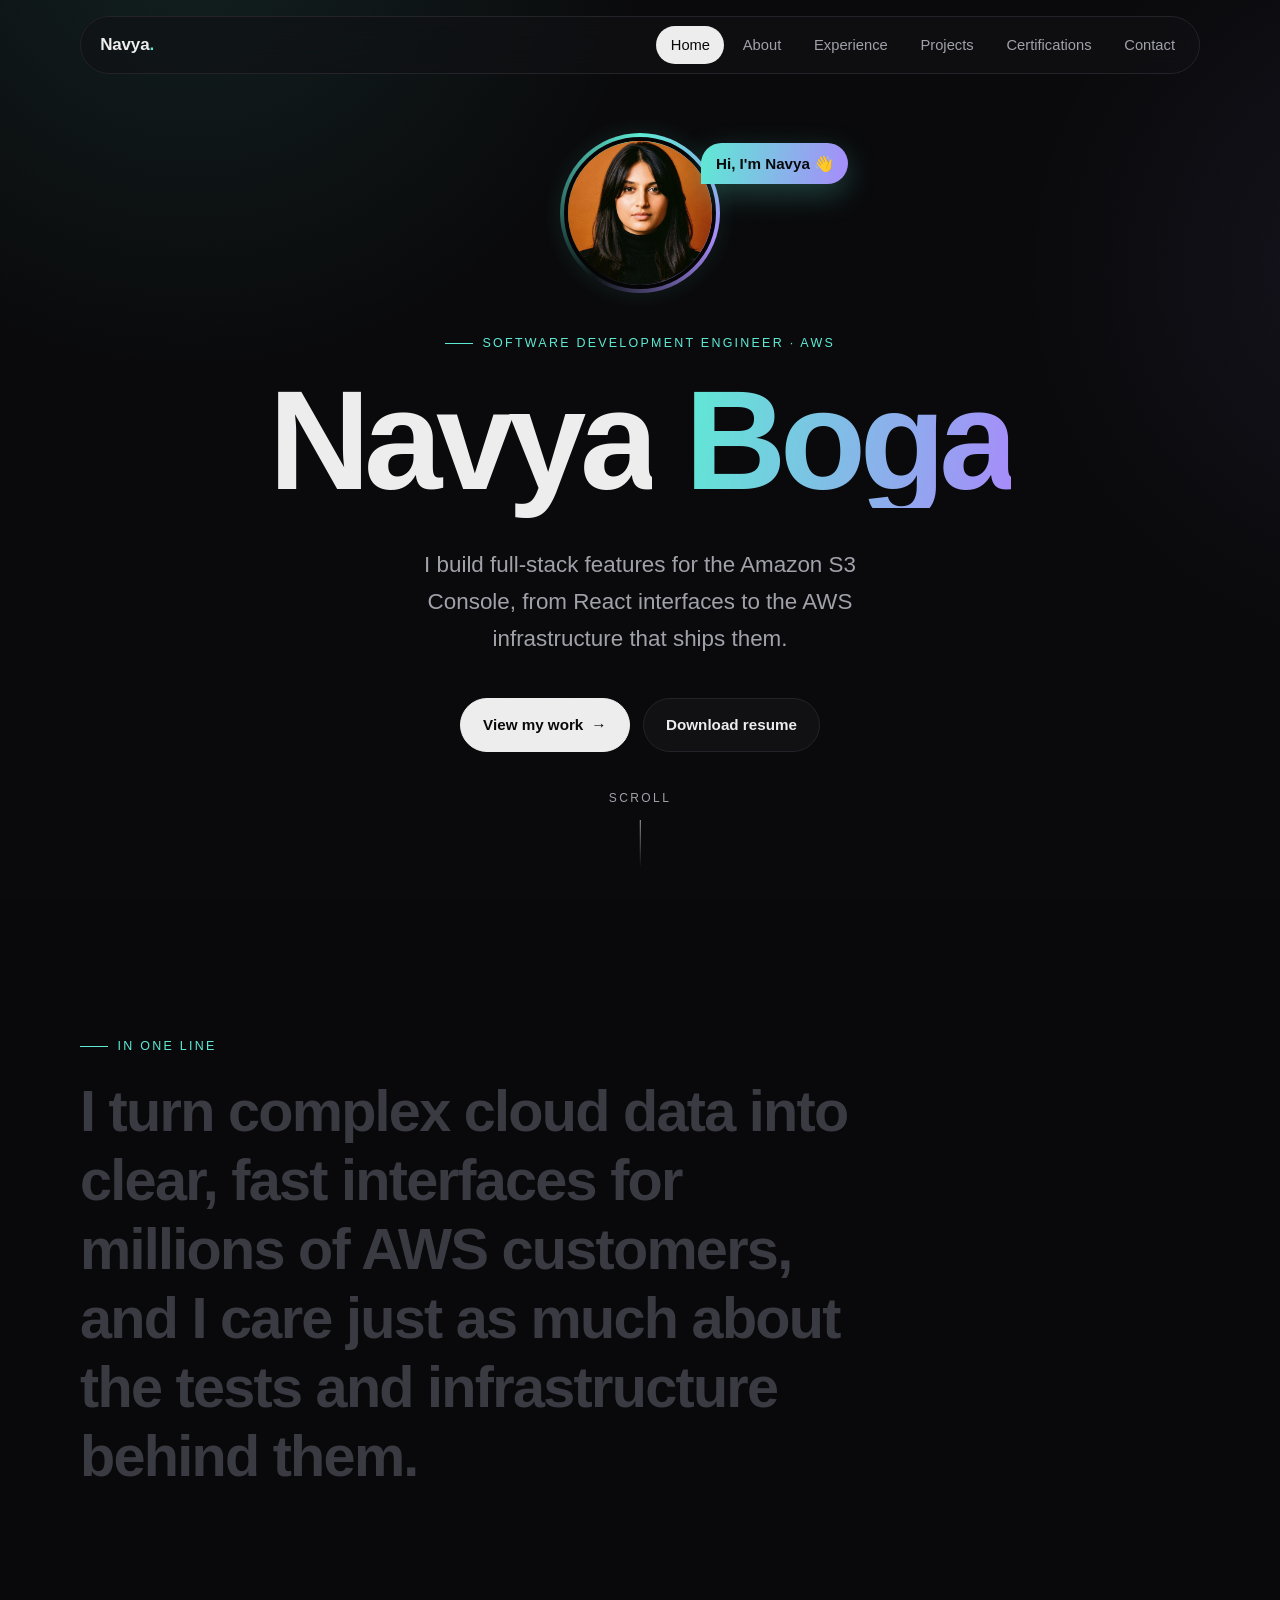
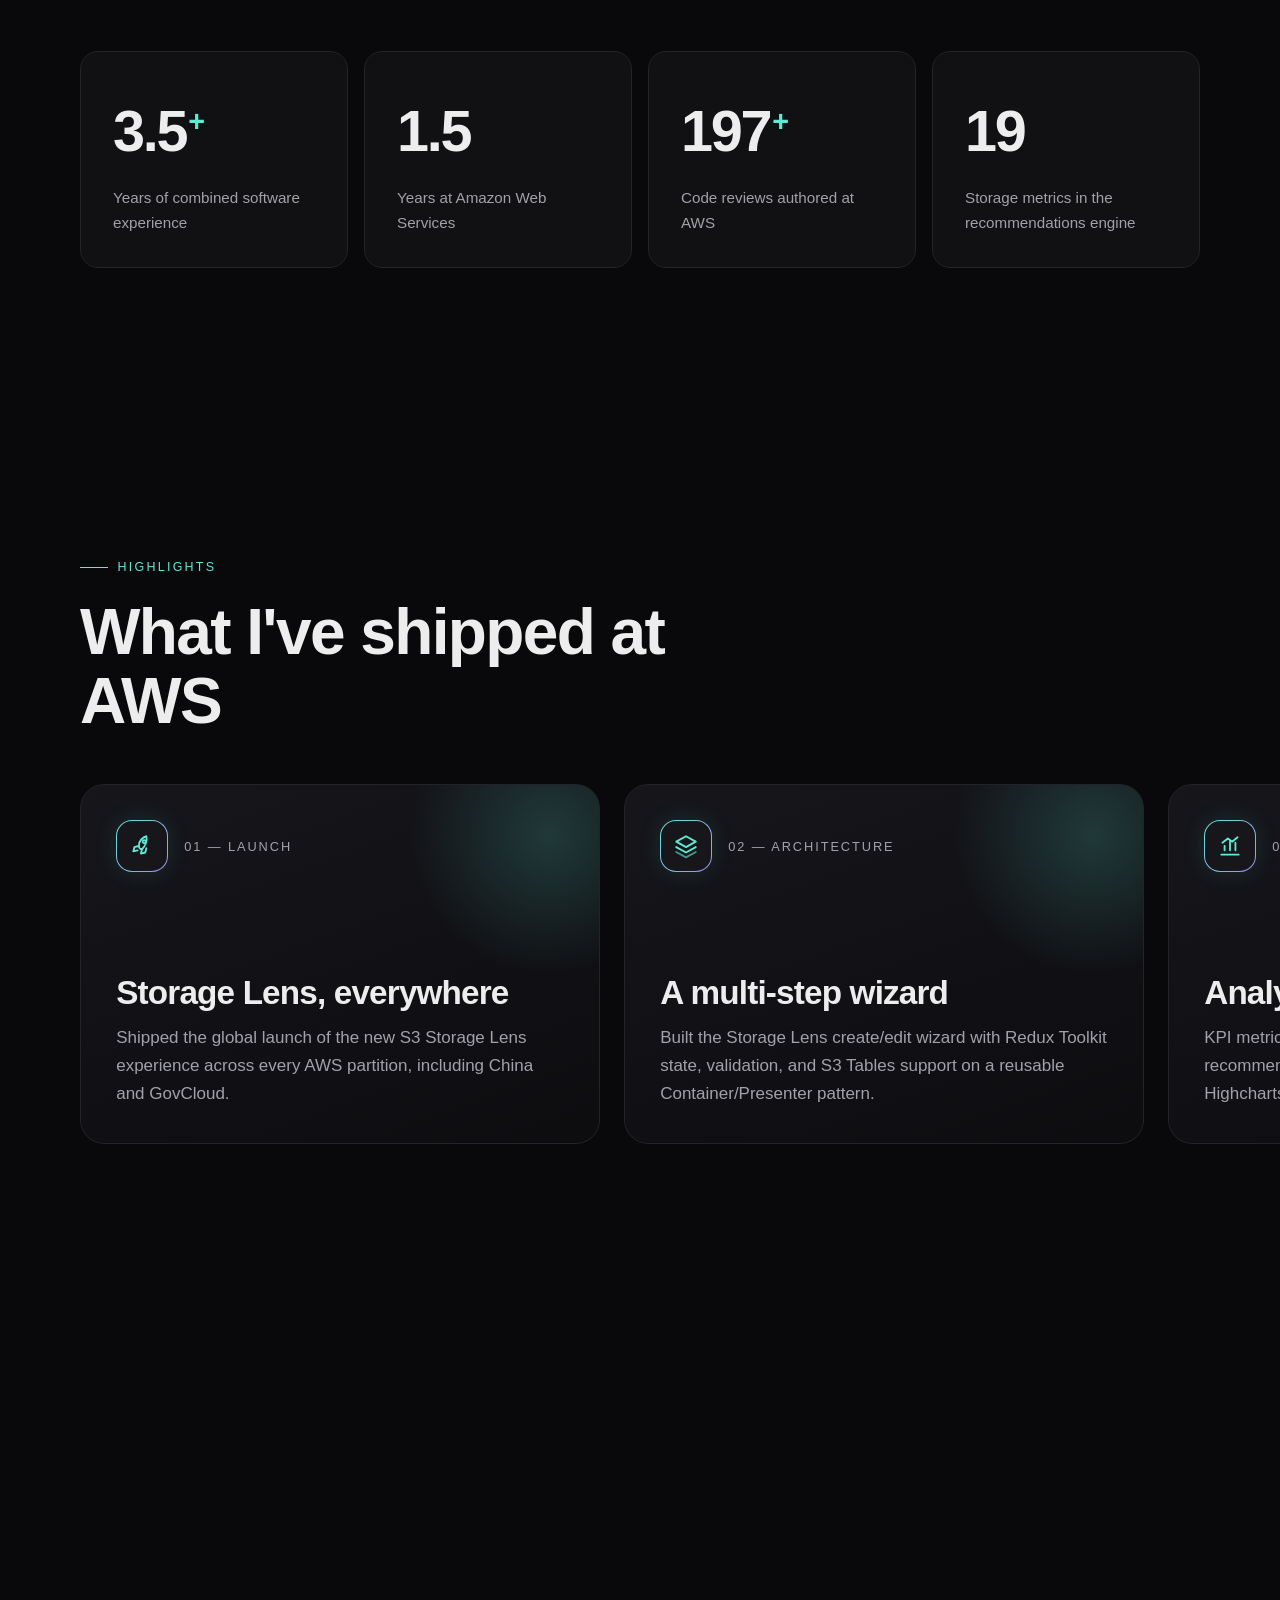
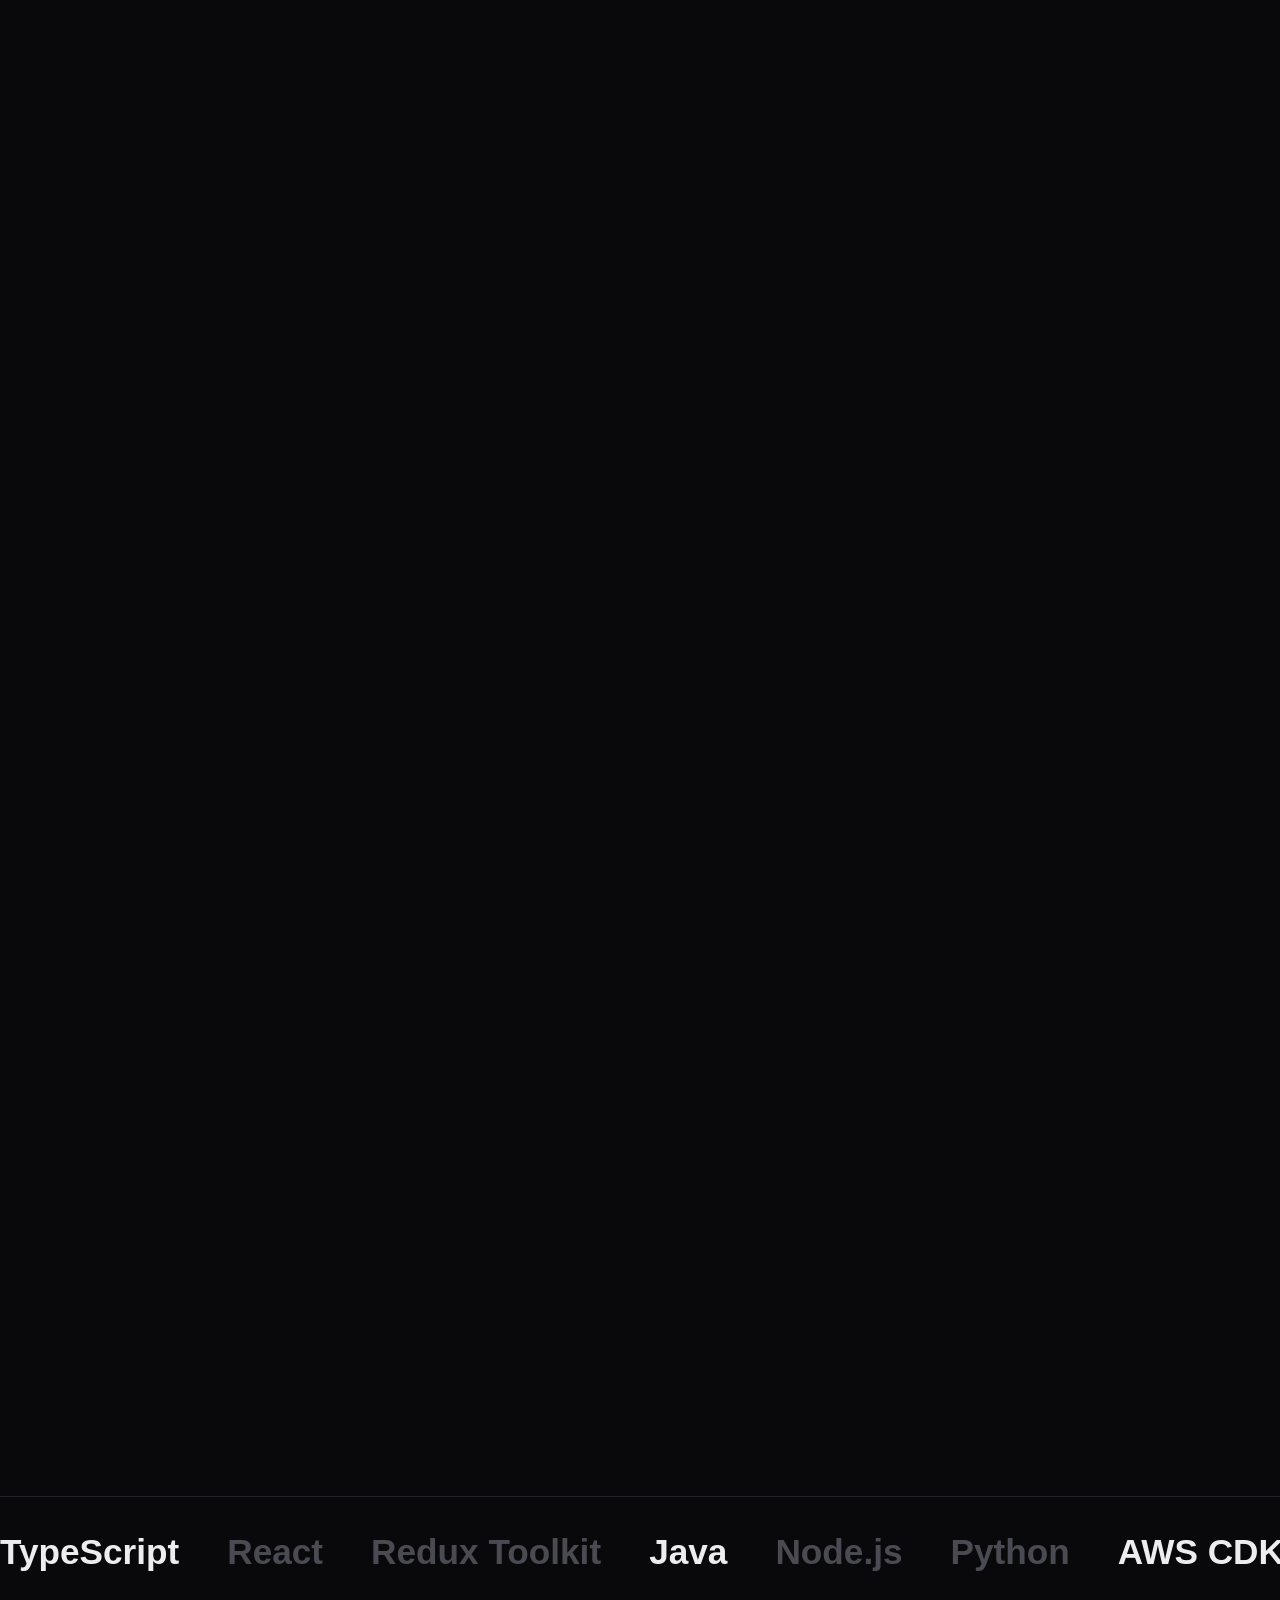
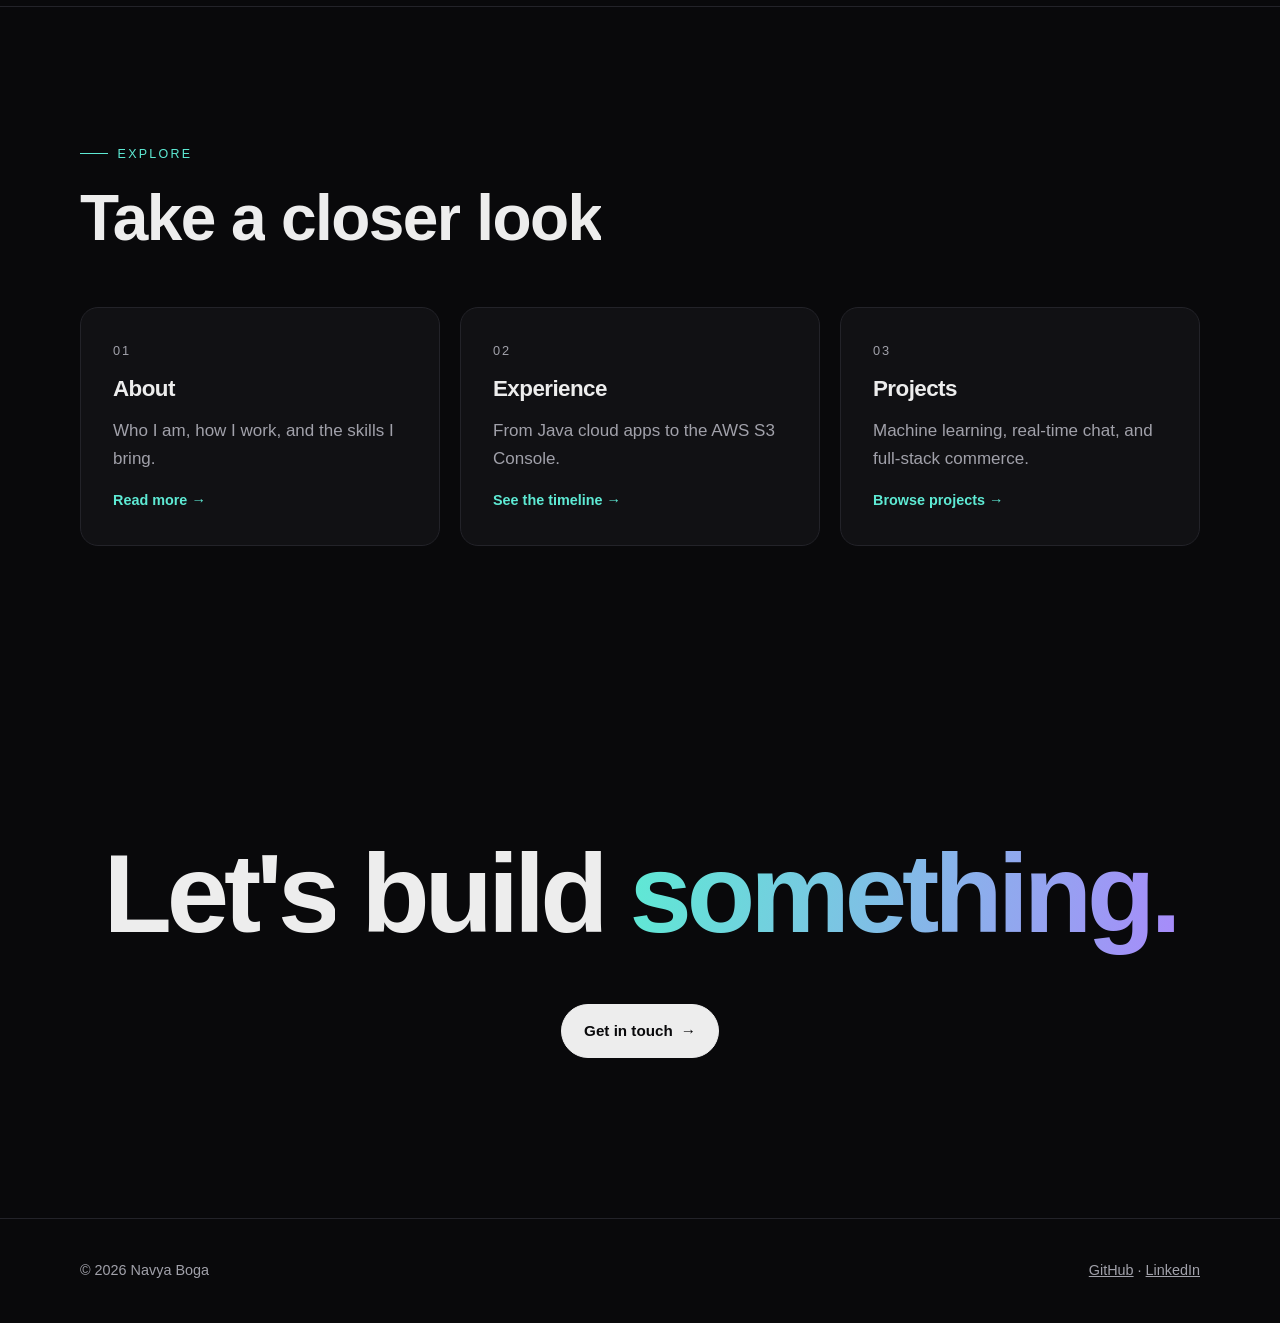
<file: index.html>
<!DOCTYPE html>
<html lang="en">
<head>
  <meta charset="utf-8">
  <meta name="viewport" content="width=device-width, initial-scale=1">
  <title>Navya Boga — Full-stack Software Engineer</title>
  <meta name="description" content="Navya Boga — Full-stack Software Development Engineer at AWS building the Amazon S3 Console.">
  <meta property="og:title" content="Navya Boga — Full-stack Software Engineer">
  <meta property="og:description" content="Full-stack SDE at AWS. 3.5+ years of combined software experience.">
  <meta name="theme-color" content="#09090b">
  <link rel="icon" href="data:image/svg+xml,<svg xmlns='http://www.w3.org/2000/svg' viewBox='0 0 100 100'><rect width='100' height='100' rx='22' fill='%2309090b'/><text x='50' y='70' font-size='62' font-family='Arial' font-weight='700' fill='%235eead4' text-anchor='middle'>N</text></svg>">
  <link rel="stylesheet" href="assets/style.css">
  <script>document.documentElement.classList.add("js")</script>
</head>
<body>
  <a class="skip" href="#main">Skip to content</a>
  <div class="ambient" aria-hidden="true"></div>
  <div class="progress" aria-hidden="true"></div>

  <header>
    <nav class="nav" aria-label="Primary">
      <a class="brand" href="index.html">Navya<span>.</span></a>
      <button class="menu-btn" aria-expanded="false" aria-controls="menu">Menu</button>
      <ul id="menu">
        <li><a href="index.html" aria-current="page">Home</a></li>
        <li><a href="about.html">About</a></li>
        <li><a href="experience.html">Experience</a></li>
        <li><a href="projects.html">Projects</a></li>
        <li><a href="certifications.html">Certifications</a></li>
        <li><a href="contact.html">Contact</a></li>
      </ul>
    </nav>
  </header>

  <main id="main">
    <!-- Hero -->
    <section class="hero" aria-labelledby="hero-h">
      <div class="hero-inner wrap">
        <div class="avatar" data-reveal="scale"><img src="assets/img/navya.jpg" alt="Portrait of Navya Boga" width="160" height="160"><span class="hi" aria-hidden="true">Hi, I'm Navya <span class="wave">👋</span></span></div>
        <p class="eyebrow" data-reveal style="--d:150ms">Software Development Engineer · AWS</p>
        <h1 id="hero-h" class="split">Navya <span class="grad">Boga</span></h1>
        <p class="role" data-reveal style="--d:500ms">I build full-stack features for the Amazon S3 Console, from React interfaces to the AWS infrastructure that ships them.</p>
        <div class="btns" data-reveal style="--d:700ms">
          <a class="btn primary" href="projects.html">View my work <span class="arr" aria-hidden="true">→</span></a>
          <a class="btn" href="resume.pdf">Download resume</a>
        </div>
      </div>
      <div class="scroll-cue" aria-hidden="true">Scroll</div>
    </section>

    <!-- Statement -->
    <section class="statement" aria-label="Summary">
      <div class="wrap">
        <p class="eyebrow">In one line</p>
        <p>I turn complex cloud data into <em>clear, fast interfaces</em> for millions of AWS customers, and I care just as much about the <em>tests and infrastructure</em> behind them.</p>
      </div>
    </section>

    <!-- Stats -->
    <section aria-labelledby="stats-h" style="padding-top:2rem">
      <div class="wrap">
        <h2 id="stats-h" class="sr-only">At a glance</h2>
        <div class="stats">
          <div class="stat" data-reveal><div class="num"><span data-count="3.5">3.5</span><sup>+</sup></div><p>Years of combined software experience</p></div>
          <div class="stat" data-reveal style="--d:100ms"><div class="num"><span data-count="1.5">1.5</span></div><p>Years at Amazon Web Services</p></div>
          <div class="stat" data-reveal style="--d:200ms"><div class="num"><span data-count="200">200</span><sup>+</sup></div><p>Code reviews authored at AWS</p></div>
          <div class="stat" data-reveal style="--d:300ms"><div class="num"><span data-count="19">19</span></div><p>Storage metrics in the recommendations engine</p></div>
        </div>
      </div>
    </section>

    <!-- Pinned horizontal highlights -->
    <section class="pin" aria-labelledby="hl-h">
      <div class="pin-sticky">
        <div class="wrap pin-head">
          <p class="eyebrow">Highlights</p>
          <h2 id="hl-h" class="title">What I've shipped at AWS</h2>
        </div>
        <div class="track">
          <article class="panel">
            <div class="panel-top"><span class="icon" aria-hidden="true"><svg viewBox="0 0 24 24"><path d="M12 15c-1.5 0-3-1.5-3-3 0-4 3-8 7-9 1 4-1 9-4 12z"/><path d="M9 12l-4 1-1 4 4-1M12 15l-1 4 4-1 1-4"/><circle cx="14" cy="8" r="1.4"/></svg></span><span class="idx">01 — LAUNCH</span></div>
            <div><h3>Storage Lens, everywhere</h3><p>Shipped the global launch of the new S3 Storage Lens experience across every AWS partition, including China and GovCloud.</p></div>
          </article>
          <article class="panel">
            <div class="panel-top"><span class="icon" aria-hidden="true"><svg viewBox="0 0 24 24"><path d="M12 3l9 5-9 5-9-5z"/><path d="M3 13l9 5 9-5"/><path d="M3 17.5l9 5 9-5" opacity=".6"/></svg></span><span class="idx">02 — ARCHITECTURE</span></div>
            <div><h3>A multi-step wizard</h3><p>Built the Storage Lens create/edit wizard with Redux Toolkit state, validation, and S3 Tables support on a reusable Container/Presenter pattern.</p></div>
          </article>
          <article class="panel">
            <div class="panel-top"><span class="icon" aria-hidden="true"><svg viewBox="0 0 24 24"><path d="M4 20h16"/><path d="M7 16v-4M12 16V8M17 16v-7"/><path d="M5 9l5-4 4 3 5-4"/></svg></span><span class="idx">03 — DATA VIZ</span></div>
            <div><h3>Analytics dashboards</h3><p>KPI metrics, trend charts, sparklines, and recommendations across 19 storage metrics, migrated to Highcharts.</p></div>
          </article>
          <article class="panel">
            <div class="panel-top"><span class="icon" aria-hidden="true"><svg viewBox="0 0 24 24"><circle cx="12" cy="12" r="9"/><path d="M3 12h18M12 3c3 3 3 15 0 18M12 3c-3 3-3 15 0 18"/></svg></span><span class="idx">04 — INTEGRATION</span></div>
            <div><h3>Multi-region, multi-service</h3><p>Parallel cross-region fetching across S3, EC2, S3 Tables, and AWS Organizations, with partial-failure handling.</p></div>
          </article>
          <article class="panel">
            <div class="panel-top"><span class="icon" aria-hidden="true"><svg viewBox="0 0 24 24"><path d="M12 3l8 3v6c0 5-3.5 8-8 9-4.5-1-8-4-8-9V6z"/><path d="M8.5 12l2.5 2.5 4.5-5"/></svg></span><span class="idx">05 — RELIABILITY</span></div>
            <div><h3>Tests and canaries</h3><p>SDK integration suites, availability canaries, and AWS CDK monitoring, with new code at 95%+ test coverage.</p></div>
          </article>
        </div>
      </div>
    </section>

    <!-- Skills marquee -->
    <div class="marquee" aria-label="Technologies: TypeScript, React, Redux Toolkit, Java, Node.js, Python, AWS CDK, CloudFormation, Docker, Kubernetes, Vitest, GraphQL">
      <div class="marquee-track" aria-hidden="true">
        <span>TypeScript</span><span>React</span><span>Redux Toolkit</span><span>Java</span><span>Node.js</span><span>Python</span><span>AWS CDK</span><span>CloudFormation</span><span>Docker</span><span>Kubernetes</span><span>Vitest</span><span>GraphQL</span>
        <span>TypeScript</span><span>React</span><span>Redux Toolkit</span><span>Java</span><span>Node.js</span><span>Python</span><span>AWS CDK</span><span>CloudFormation</span><span>Docker</span><span>Kubernetes</span><span>Vitest</span><span>GraphQL</span>
      </div>
    </div>

    <!-- Explore -->
    <section aria-labelledby="explore-h">
      <div class="wrap">
        <p class="eyebrow" data-reveal>Explore</p>
        <h2 id="explore-h" class="title split">Take a closer look</h2>
        <div class="cards" style="margin-top:3rem">
          <a class="card" href="about.html" data-reveal>
            <span class="num-badge">01</span><h3>About</h3>
            <p>Who I am, how I work, and the skills I bring.</p><span class="go">Read more →</span>
          </a>
          <a class="card" href="experience.html" data-reveal style="--d:120ms">
            <span class="num-badge">02</span><h3>Experience</h3>
            <p>From Java cloud apps to the AWS S3 Console.</p><span class="go">See the timeline →</span>
          </a>
          <a class="card" href="projects.html" data-reveal style="--d:240ms">
            <span class="num-badge">03</span><h3>Projects</h3>
            <p>Machine learning, real-time chat, and full-stack commerce.</p><span class="go">Browse projects →</span>
          </a>
        </div>
      </div>
    </section>

    <section class="big-cta" aria-labelledby="cta-h">
      <div class="wrap">
        <h2 id="cta-h" class="split">Let's build <span class="grad">something.</span></h2>
        <div class="btns" data-reveal style="--d:300ms">
          <a class="btn primary" href="contact.html">Get in touch <span class="arr" aria-hidden="true">→</span></a>
        </div>
      </div>
    </section>
  </main>

  <footer>
    <div class="wrap">
      <span>© <span data-year>2026</span> Navya Boga</span>
      <span><a href="https://github.com/NavyaBoga1109/" rel="noopener">GitHub</a> · <a href="https://www.linkedin.com/in/navya-boga-953455212/" rel="noopener">LinkedIn</a></span>
    </div>
  </footer>
  <script src="assets/main.js" defer></script>
</body>
</html>
</file>
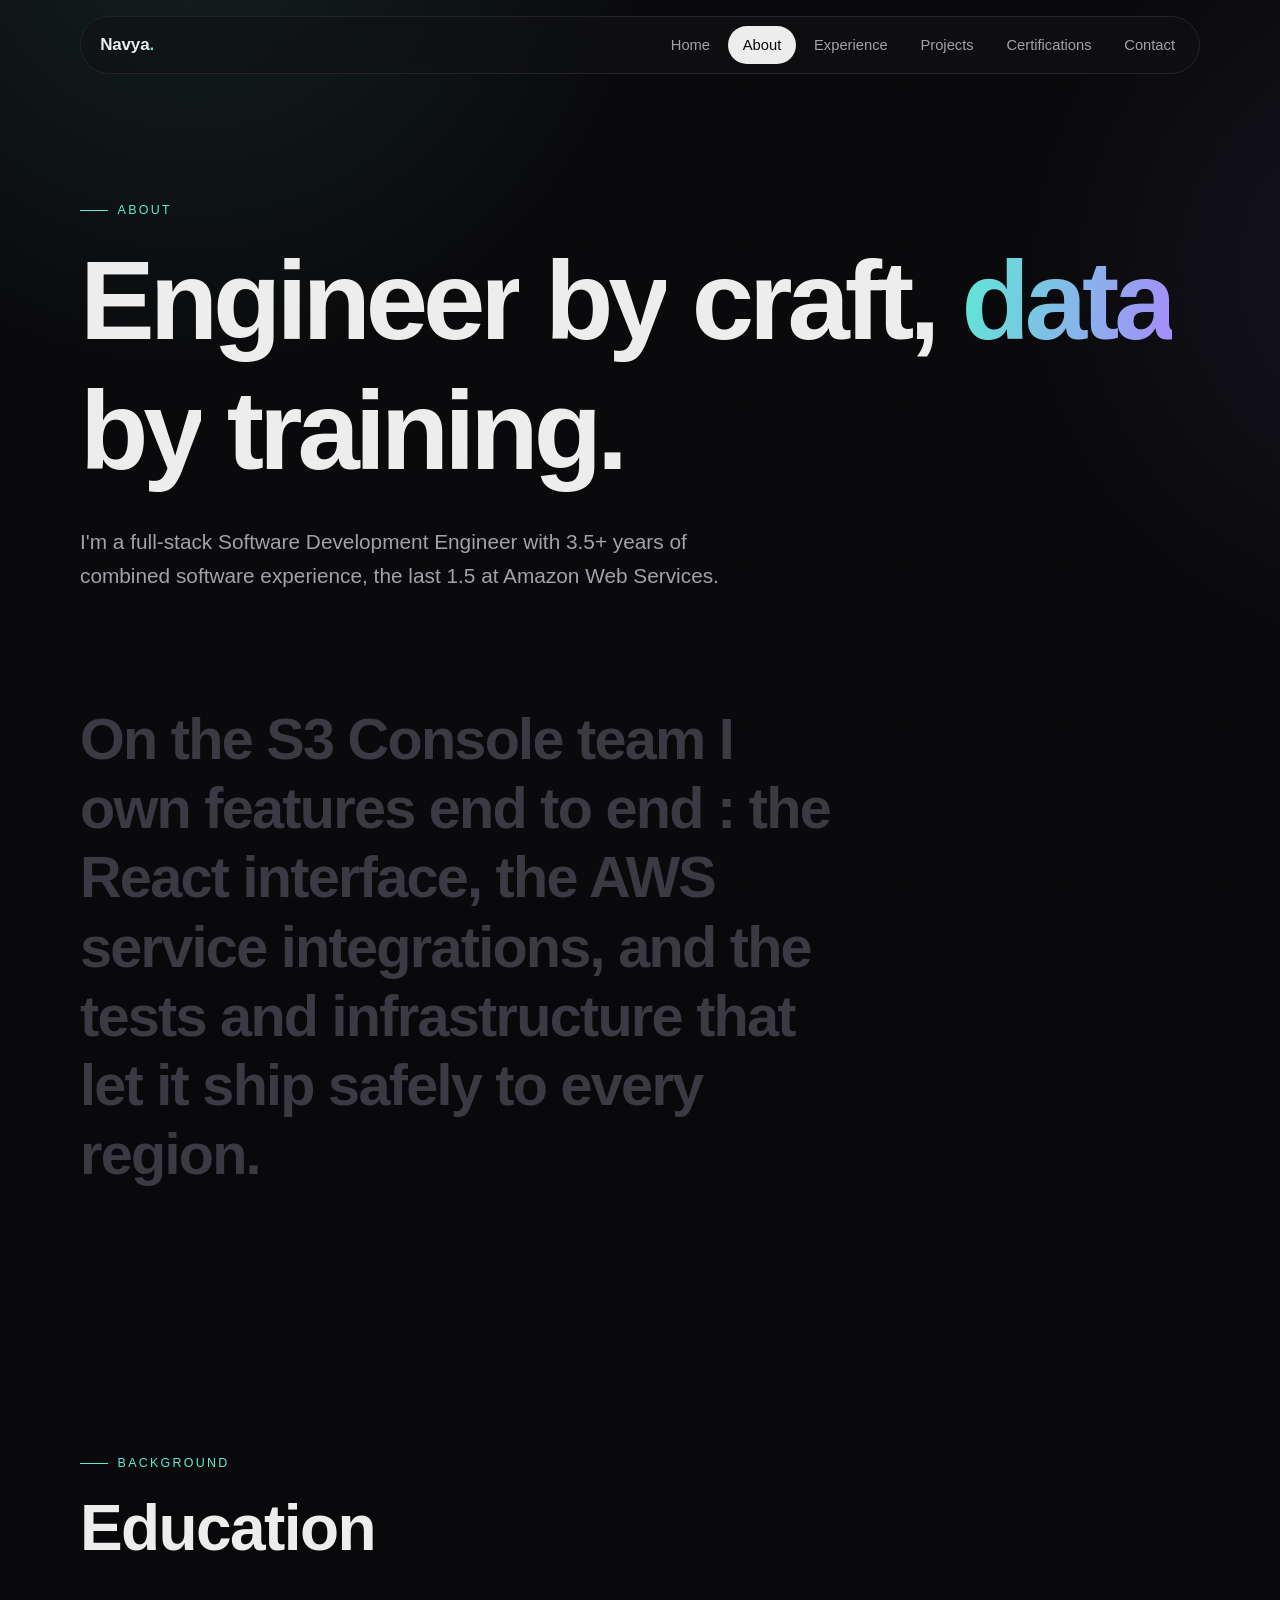
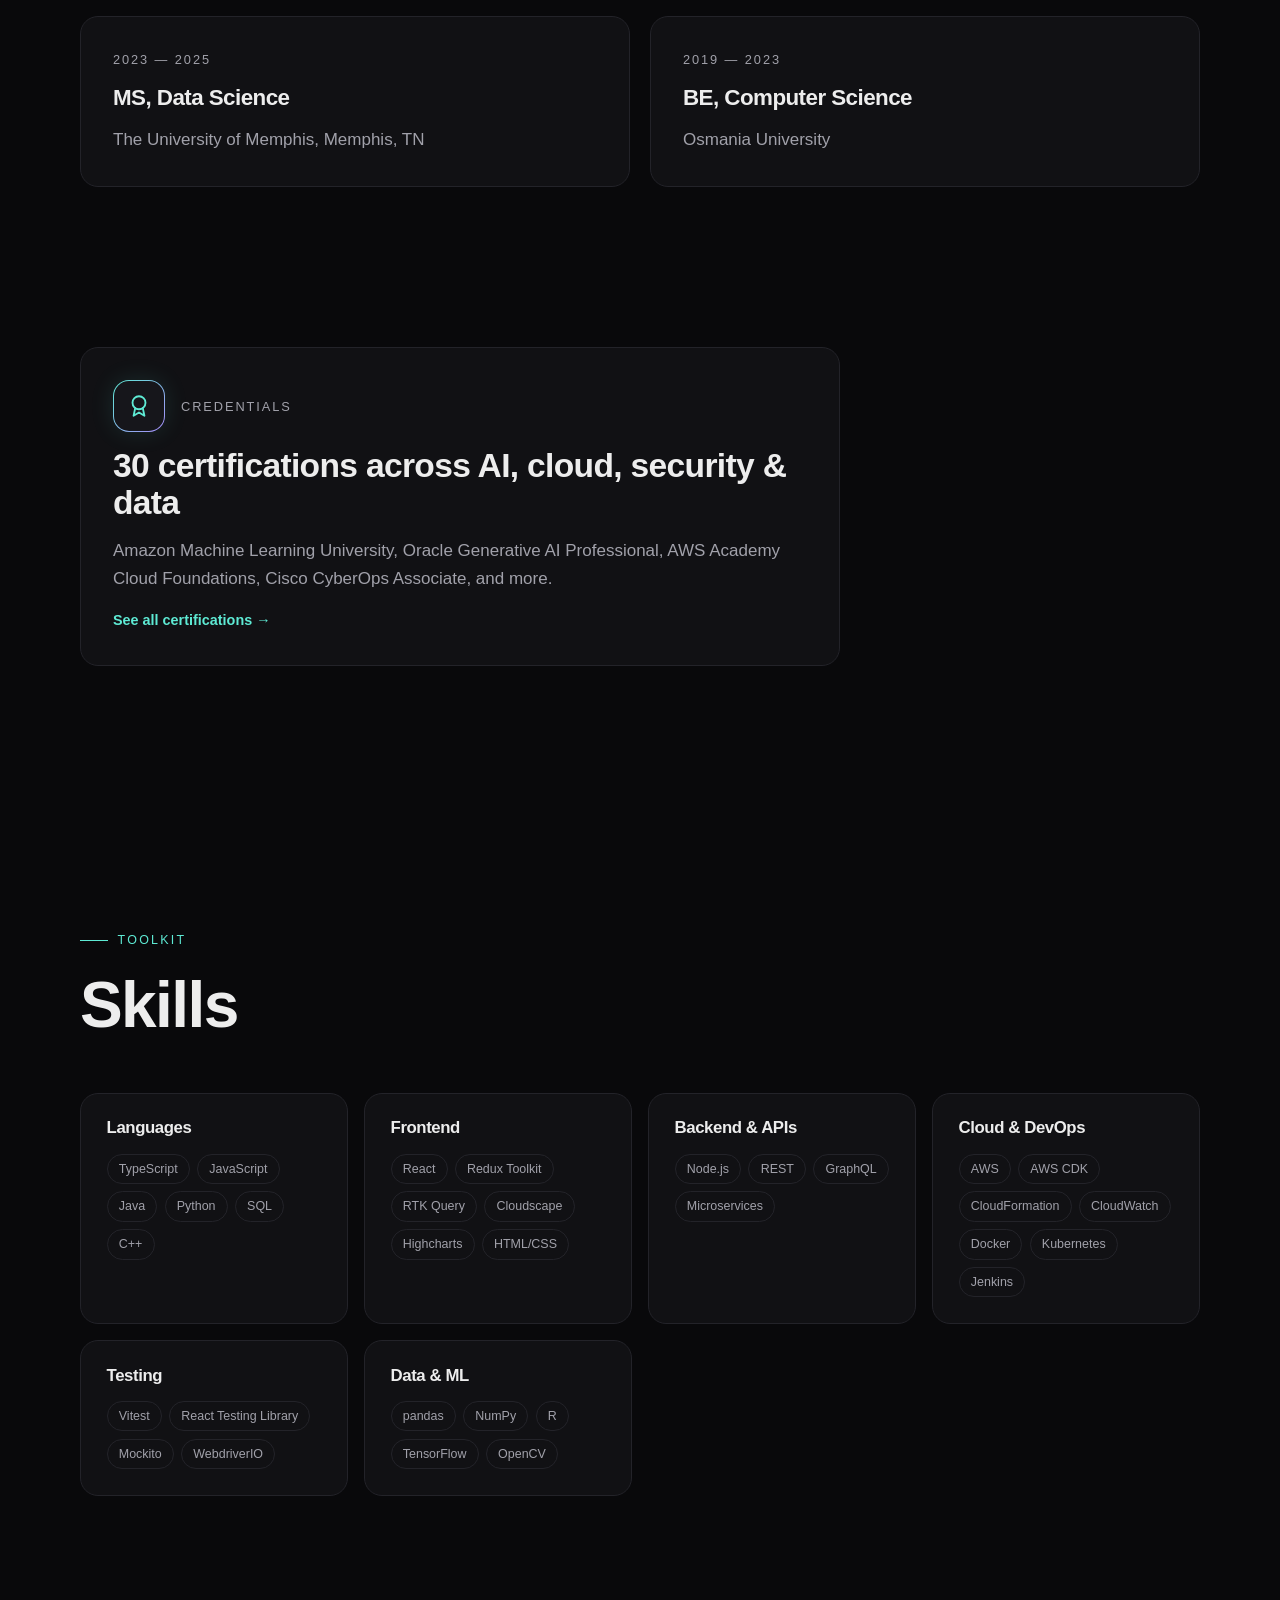
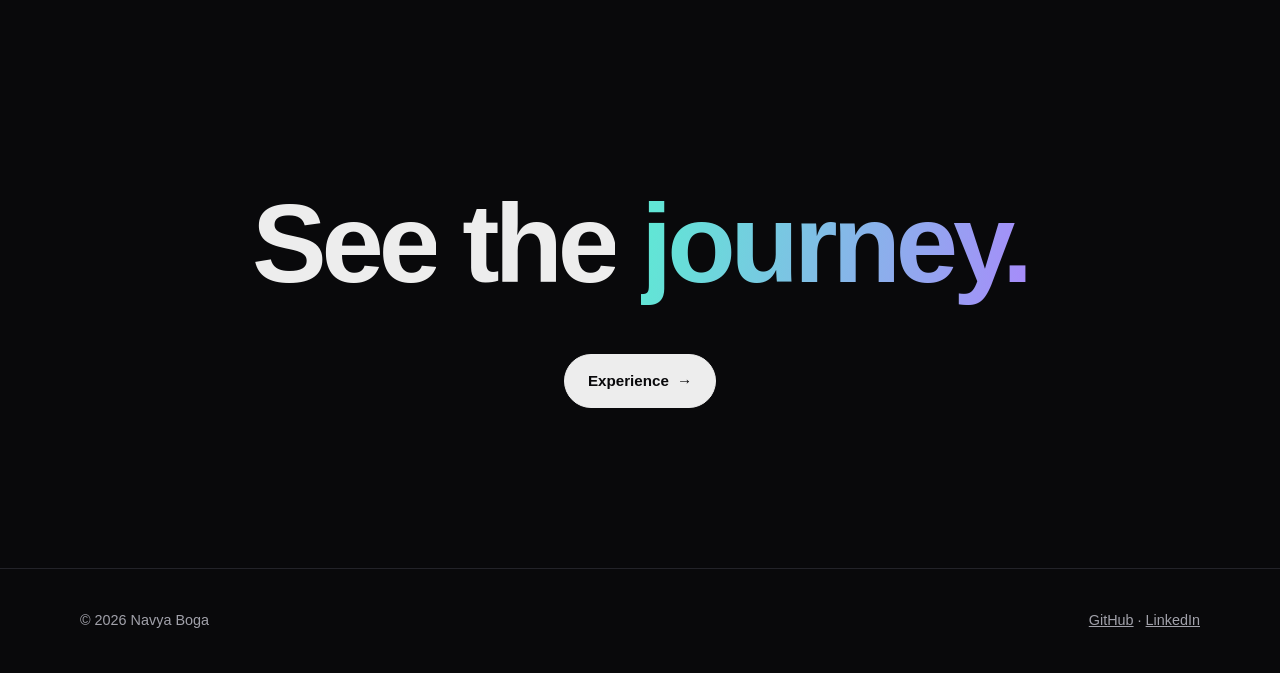
<file: about.html>
<!DOCTYPE html>
<html lang="en">
<head>
  <meta charset="utf-8">
  <meta name="viewport" content="width=device-width, initial-scale=1">
  <title>About — Navya Boga</title>
  <meta name="description" content="About Navya Boga, full-stack Software Development Engineer at AWS.">
  <meta name="theme-color" content="#09090b">
  <link rel="icon" href="data:image/svg+xml,<svg xmlns='http://www.w3.org/2000/svg' viewBox='0 0 100 100'><rect width='100' height='100' rx='22' fill='%2309090b'/><text x='50' y='70' font-size='62' font-family='Arial' font-weight='700' fill='%235eead4' text-anchor='middle'>N</text></svg>">
  <link rel="stylesheet" href="assets/style.css">
  <script>document.documentElement.classList.add("js")</script>
</head>
<body>
  <a class="skip" href="#main">Skip to content</a>
  <div class="ambient" aria-hidden="true"></div>
  <div class="progress" aria-hidden="true"></div>

  <header>
    <nav class="nav" aria-label="Primary">
      <a class="brand" href="index.html">Navya<span>.</span></a>
      <button class="menu-btn" aria-expanded="false" aria-controls="menu">Menu</button>
      <ul id="menu">
        <li><a href="index.html">Home</a></li>
        <li><a href="about.html" aria-current="page">About</a></li>
        <li><a href="experience.html">Experience</a></li>
        <li><a href="projects.html">Projects</a></li>
        <li><a href="certifications.html">Certifications</a></li>
        <li><a href="contact.html">Contact</a></li>
      </ul>
    </nav>
  </header>

  <main id="main">
    <section class="page-hero">
      <div class="wrap">
        <p class="eyebrow" data-reveal>About</p>
        <h1 class="split">Engineer by craft, <span class="grad">data</span> by training.</h1>
        <p class="lead" data-reveal style="--d:400ms">I'm a full-stack Software Development Engineer with 3.5+ years of combined software experience, the last 1.5 at Amazon Web Services.</p>
      </div>
    </section>

    <section class="statement" aria-label="How I work" style="padding-top:2rem">
      <div class="wrap">
        <p>On the S3 Console team I own features <em>end to end</em>: the React interface, the AWS service integrations, and the <em>tests and infrastructure</em> that let it ship safely to every region.</p>
      </div>
    </section>

    <section aria-labelledby="bg-h">
      <div class="wrap">
        <p class="eyebrow" data-reveal>Background</p>
        <h2 id="bg-h" class="title split">Education</h2>
        <div class="cards" style="margin-top:3rem">
          <article class="card" data-reveal>
            <span class="num-badge">2023 — 2025</span>
            <h3>MS, Data Science</h3>
            <p>The University of Memphis, Memphis, TN</p>
          </article>
          <article class="card" data-reveal style="--d:120ms">
            <span class="num-badge">2019 — 2023</span>
            <h3>BE, Computer Science</h3>
            <p>Osmania University</p>
          </article>
        </div>
      </div>
    </section>

    <section aria-labelledby="cert-h" style="padding-top:2rem">
      <div class="wrap">
        <a class="card cert-teaser" href="certifications.html" data-reveal>
          <div class="panel-top"><span class="icon" aria-hidden="true"><svg viewBox="0 0 24 24"><circle cx="12" cy="9" r="6"/><path d="M8.5 14L7 21l5-3 5 3-1.5-7"/></svg></span><span class="num-badge">CREDENTIALS</span></div>
          <h2 id="cert-h">30 certifications across AI, cloud, security &amp; data</h2>
          <p>Amazon Machine Learning University, Oracle Generative AI Professional, AWS Academy Cloud Foundations, Cisco CyberOps Associate, and more.</p>
          <span class="go">See all certifications →</span>
        </a>
      </div>
    </section>

    <section aria-labelledby="skills-h">
      <div class="wrap">
        <p class="eyebrow" data-reveal>Toolkit</p>
        <h2 id="skills-h" class="title split">Skills</h2>
        <div class="skill-grid" style="margin-top:3rem">
          <article class="card" data-reveal>
            <h3>Languages</h3>
            <ul class="tags"><li>TypeScript</li><li>JavaScript</li><li>Java</li><li>Python</li><li>SQL</li><li>C++</li></ul>
          </article>
          <article class="card" data-reveal style="--d:80ms">
            <h3>Frontend</h3>
            <ul class="tags"><li>React</li><li>Redux Toolkit</li><li>RTK Query</li><li>Cloudscape</li><li>Highcharts</li><li>HTML/CSS</li></ul>
          </article>
          <article class="card" data-reveal style="--d:160ms">
            <h3>Backend &amp; APIs</h3>
            <ul class="tags"><li>Node.js</li><li>REST</li><li>GraphQL</li><li>Microservices</li></ul>
          </article>
          <article class="card" data-reveal style="--d:240ms">
            <h3>Cloud &amp; DevOps</h3>
            <ul class="tags"><li>AWS</li><li>AWS CDK</li><li>CloudFormation</li><li>CloudWatch</li><li>Docker</li><li>Kubernetes</li><li>Jenkins</li></ul>
          </article>
          <article class="card" data-reveal style="--d:320ms">
            <h3>Testing</h3>
            <ul class="tags"><li>Vitest</li><li>React Testing Library</li><li>Mockito</li><li>WebdriverIO</li></ul>
          </article>
          <article class="card" data-reveal style="--d:400ms">
            <h3>Data &amp; ML</h3>
            <ul class="tags"><li>pandas</li><li>NumPy</li><li>R</li><li>TensorFlow</li><li>OpenCV</li></ul>
          </article>
        </div>
      </div>
    </section>

    <section class="big-cta" aria-labelledby="cta-h">
      <div class="wrap">
        <h2 id="cta-h" class="split">See the <span class="grad">journey.</span></h2>
        <div class="btns" data-reveal style="--d:300ms">
          <a class="btn primary" href="experience.html">Experience <span class="arr" aria-hidden="true">→</span></a>
        </div>
      </div>
    </section>
  </main>

  <footer>
    <div class="wrap">
      <span>© <span data-year>2026</span> Navya Boga</span>
      <span><a href="https://github.com/NavyaBoga1109/" rel="noopener">GitHub</a> · <a href="https://www.linkedin.com/in/navya-boga-953455212/" rel="noopener">LinkedIn</a></span>
    </div>
  </footer>
  <script src="assets/main.js" defer></script>
</body>
</html>
</file>
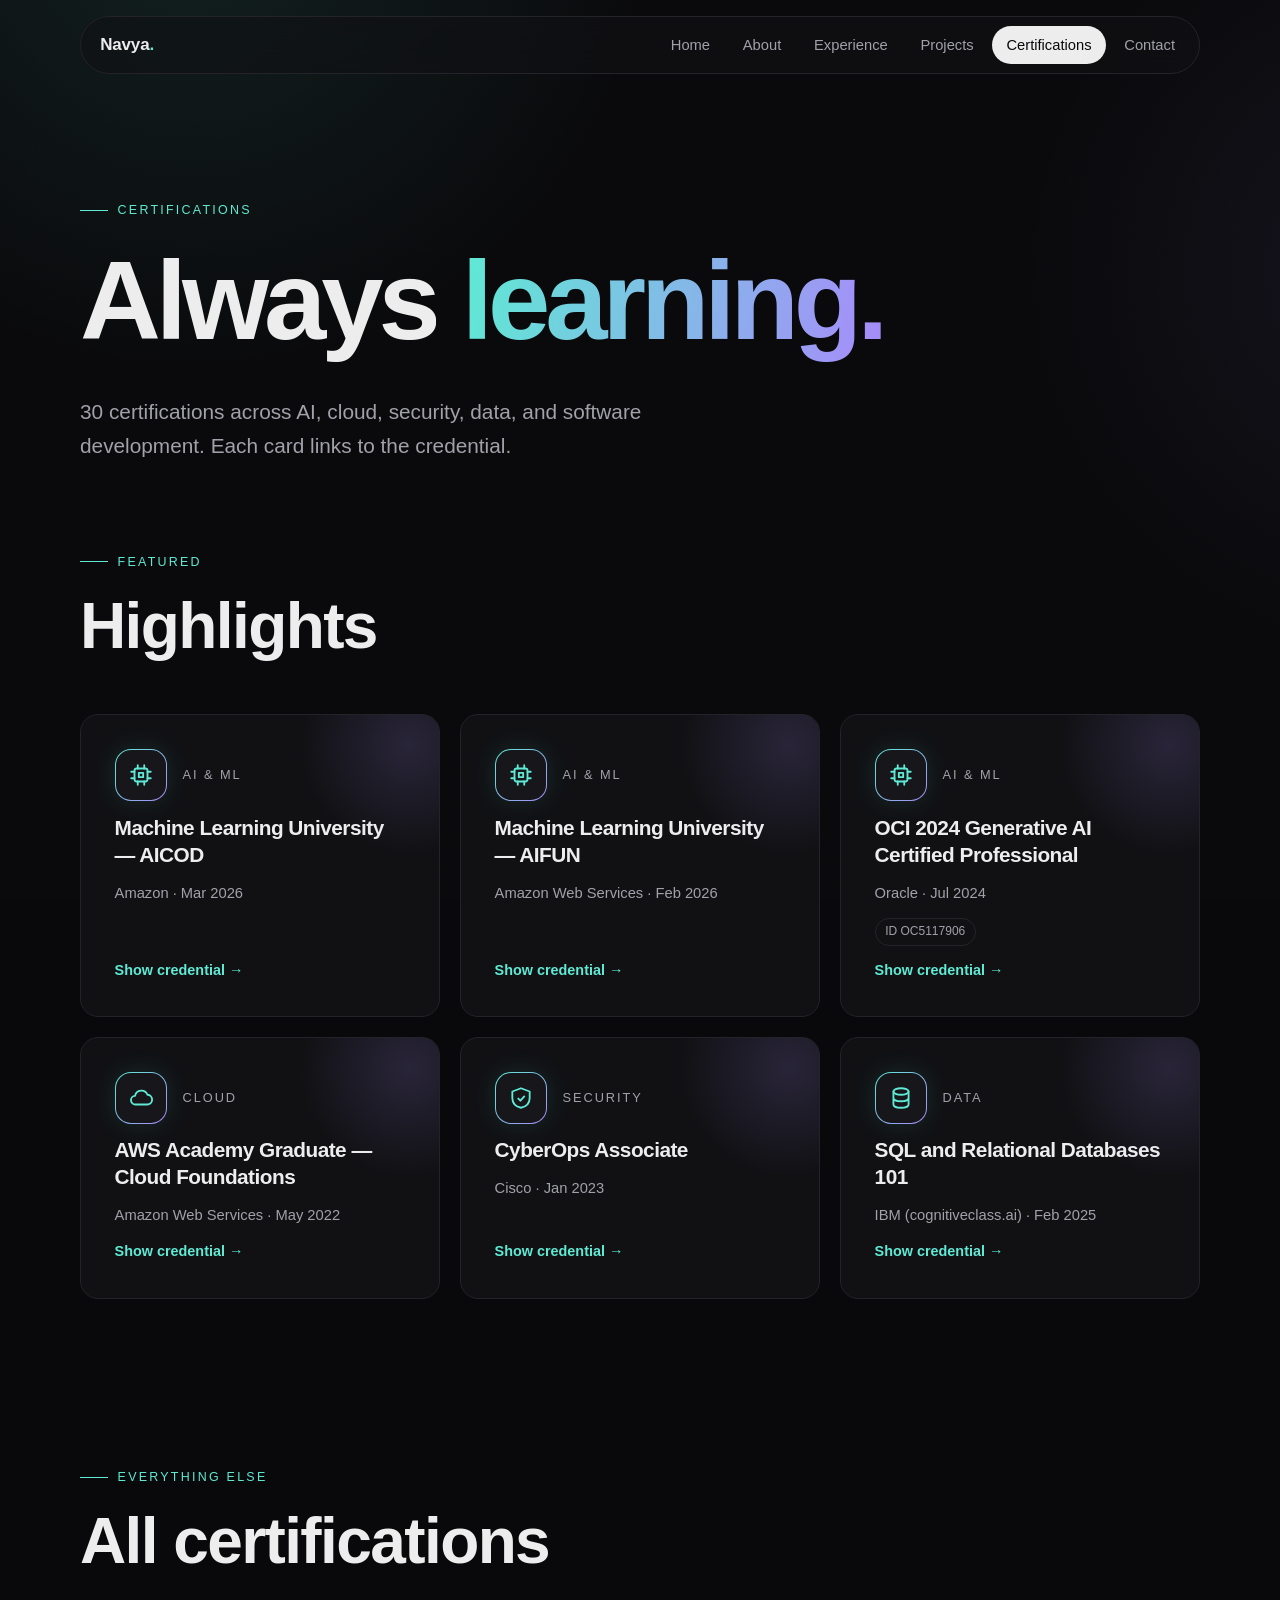
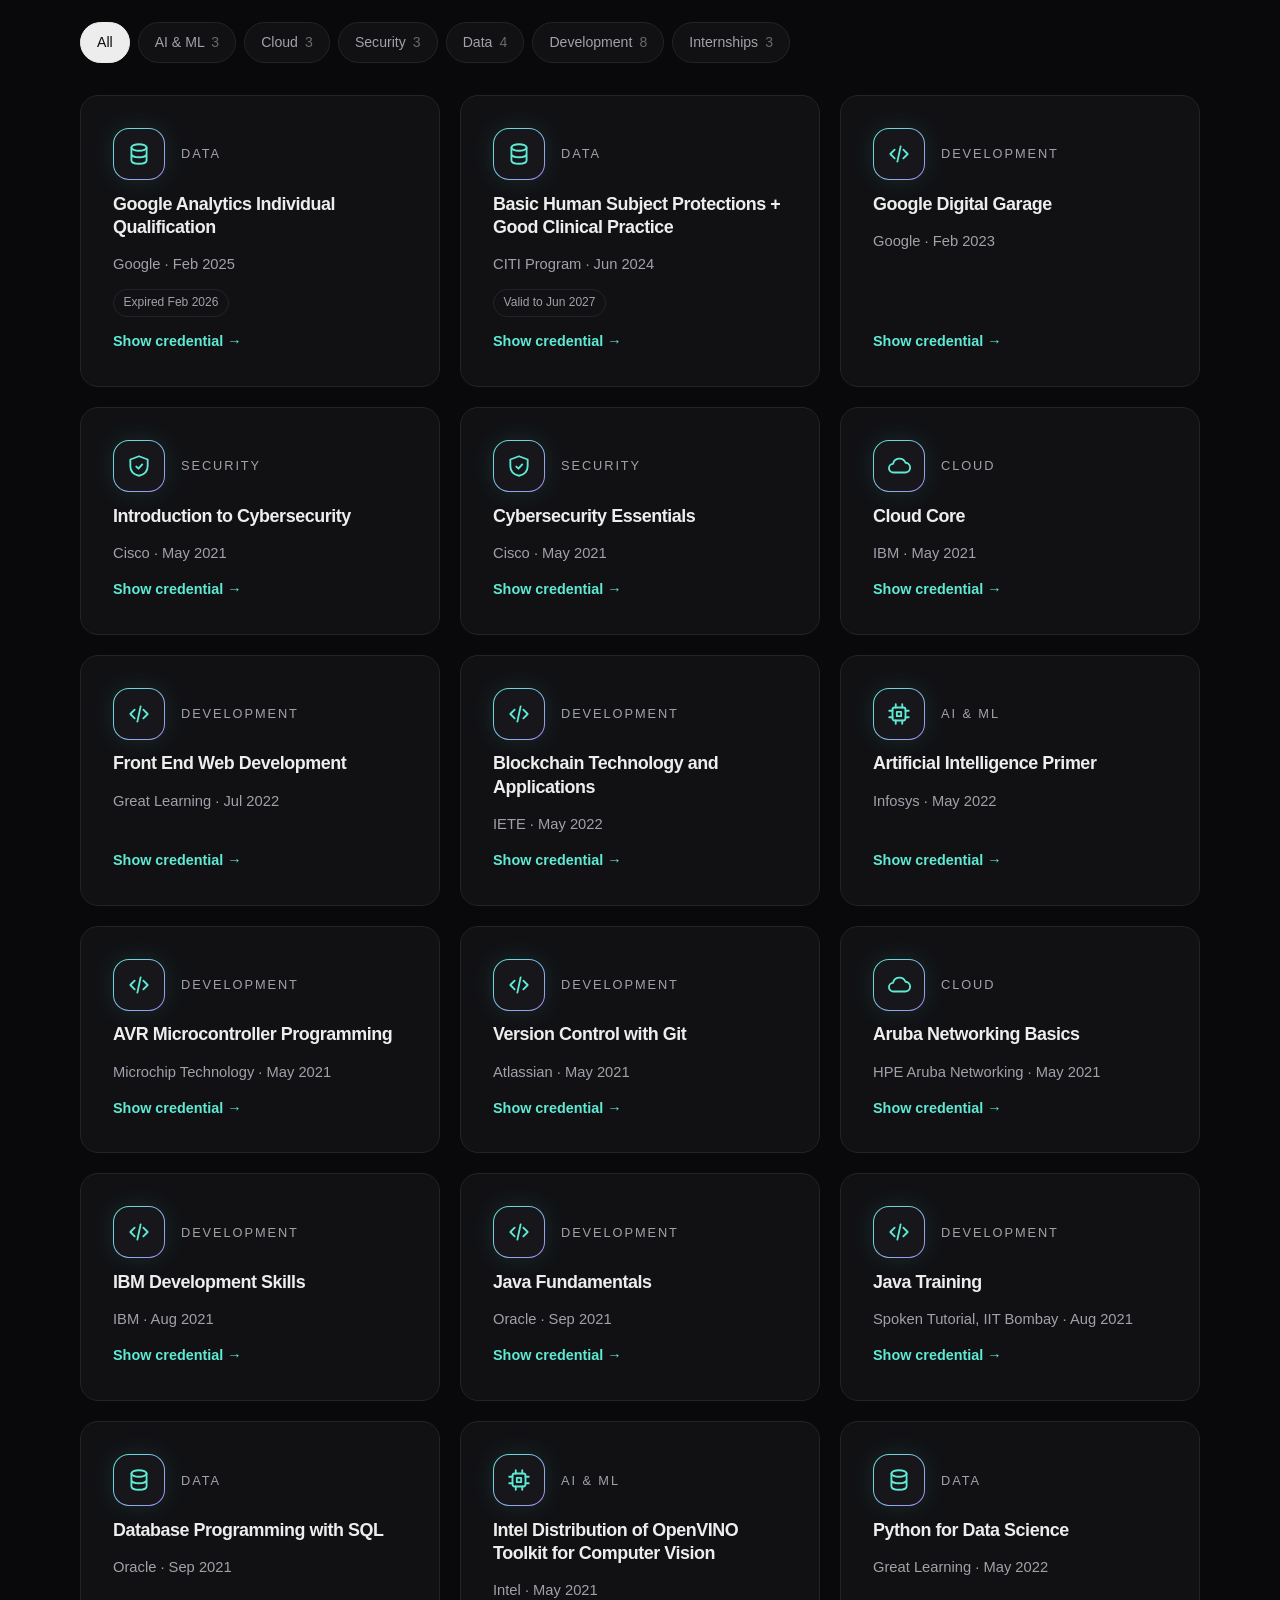
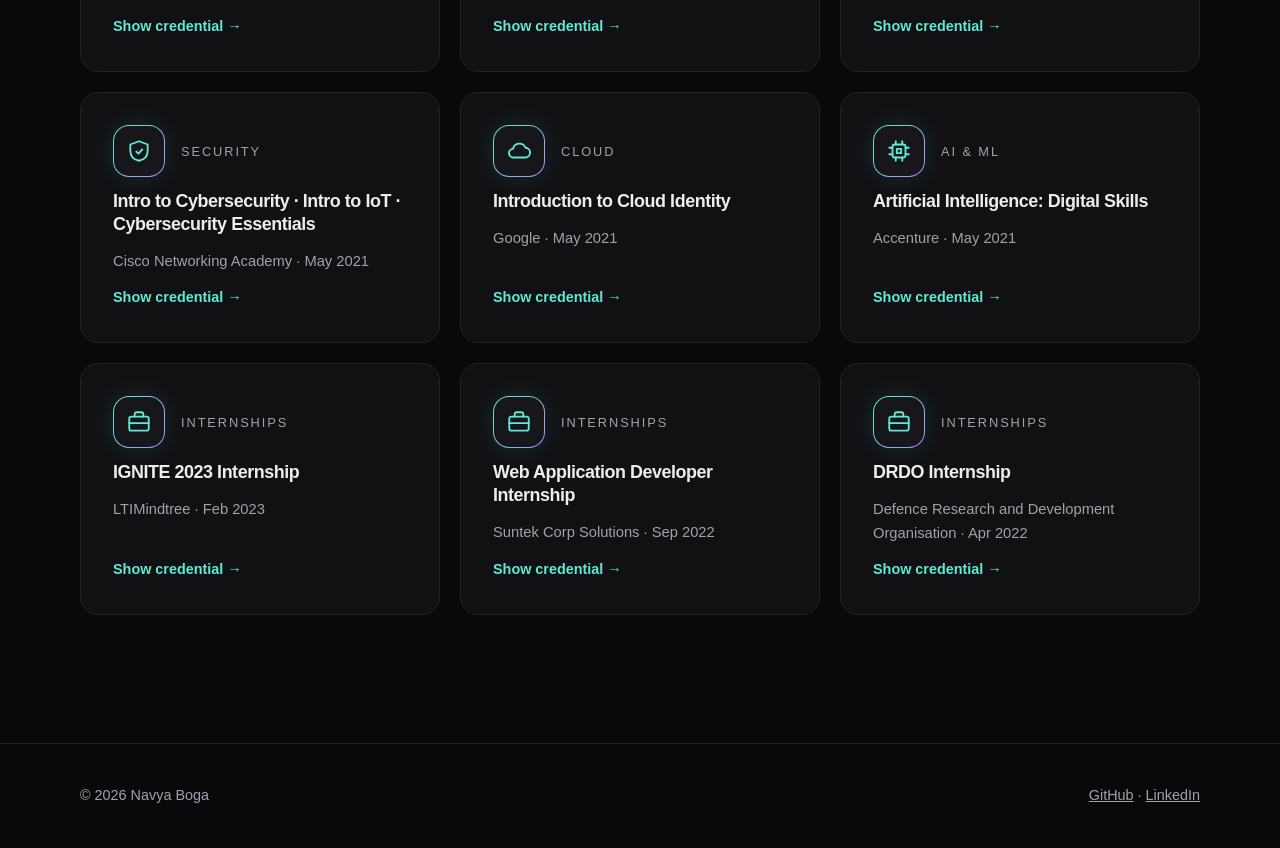
<file: certifications.html>
<!DOCTYPE html>
<html lang="en">
<head>
  <meta charset="utf-8">
  <meta name="viewport" content="width=device-width, initial-scale=1">
  <title>Certifications — Navya Boga</title>
  <meta name="description" content="30 certifications earned by Navya Boga across AI, cloud, security, data, and development.">
  <meta name="theme-color" content="#09090b">
  <link rel="icon" href="data:image/svg+xml,<svg xmlns='http://www.w3.org/2000/svg' viewBox='0 0 100 100'><rect width='100' height='100' rx='22' fill='%2309090b'/><text x='50' y='70' font-size='62' font-family='Arial' font-weight='700' fill='%235eead4' text-anchor='middle'>N</text></svg>">
  <link rel="stylesheet" href="assets/style.css">
  <script>document.documentElement.classList.add("js")</script>
</head>
<body>
  <a class="skip" href="#main">Skip to content</a>
  <div class="ambient" aria-hidden="true"></div>
  <div class="progress" aria-hidden="true"></div>

  <header>
    <nav class="nav" aria-label="Primary">
      <a class="brand" href="index.html">Navya<span>.</span></a>
      <button class="menu-btn" aria-expanded="false" aria-controls="menu">Menu</button>
      <ul id="menu">
        <li><a href="index.html">Home</a></li>
        <li><a href="about.html">About</a></li>
        <li><a href="experience.html">Experience</a></li>
        <li><a href="projects.html">Projects</a></li>
        <li><a href="certifications.html" aria-current="page">Certifications</a></li>
        <li><a href="contact.html">Contact</a></li>
      </ul>
    </nav>
  </header>

  <main id="main">
    <section class="page-hero">
      <div class="wrap">
        <p class="eyebrow" data-reveal>Certifications</p>
        <h1 class="split">Always <span class="grad">learning.</span></h1>
        <p class="lead" data-reveal style="--d:400ms">30 certifications across AI, cloud, security, data, and software development. Each card links to the credential.</p>
      </div>
    </section>

    <section aria-labelledby="feat-h" style="padding-top:0">
      <div class="wrap">
        <p class="eyebrow" data-reveal>Featured</p>
        <h2 id="feat-h" class="title split">Highlights</h2>
        <div class="cards certs" style="margin-top:3rem">
          <a class="card cert big" data-cat="ai" href="https://drive.google.com/file/d/14YLofGOXDPajJXoGU7zkvl8UcS2Kyqod/view?usp=sharing" target="_blank" rel="noopener" data-reveal style="--d:0ms">
            <div class="panel-top"><span class="icon" aria-hidden="true"><svg viewBox="0 0 24 24"><path d="M9 3v3M15 3v3M9 18v3M15 18v3M3 9h3M3 15h3M18 9h3M18 15h3"/><rect x="6" y="6" width="12" height="12" rx="2"/><path d="M10 10h4v4h-4z"/></svg></span><span class="num-badge">AI &amp; ML</span></div>
            <h3>Machine Learning University — AICOD</h3>
            <p>Amazon · Mar 2026</p>
            <span class="go">Show credential <span class="sr-only">for Machine Learning University — AICOD (opens in new tab)</span>→</span>
          </a>
          <a class="card cert big" data-cat="ai" href="https://drive.google.com/file/d/1xHYR9XxlEhe1ZlI7EsP-z-SiT1NueKWz/view?usp=sharing" target="_blank" rel="noopener" data-reveal style="--d:90ms">
            <div class="panel-top"><span class="icon" aria-hidden="true"><svg viewBox="0 0 24 24"><path d="M9 3v3M15 3v3M9 18v3M15 18v3M3 9h3M3 15h3M18 9h3M18 15h3"/><rect x="6" y="6" width="12" height="12" rx="2"/><path d="M10 10h4v4h-4z"/></svg></span><span class="num-badge">AI &amp; ML</span></div>
            <h3>Machine Learning University — AIFUN</h3>
            <p>Amazon Web Services · Feb 2026</p>
            <span class="go">Show credential <span class="sr-only">for Machine Learning University — AIFUN (opens in new tab)</span>→</span>
          </a>
          <a class="card cert big" data-cat="ai" href="https://drive.google.com/file/d/1_0bpCjKd9hlJNSIzI2iEFgmc5gCAtSvY/view?usp=sharing" target="_blank" rel="noopener" data-reveal style="--d:180ms">
            <div class="panel-top"><span class="icon" aria-hidden="true"><svg viewBox="0 0 24 24"><path d="M9 3v3M15 3v3M9 18v3M15 18v3M3 9h3M3 15h3M18 9h3M18 15h3"/><rect x="6" y="6" width="12" height="12" rx="2"/><path d="M10 10h4v4h-4z"/></svg></span><span class="num-badge">AI &amp; ML</span></div>
            <h3>OCI 2024 Generative AI Certified Professional</h3>
            <p>Oracle · Jul 2024</p><span class="cert-note">ID OC5117906</span>
            <span class="go">Show credential <span class="sr-only">for OCI 2024 Generative AI Certified Professional (opens in new tab)</span>→</span>
          </a>
          <a class="card cert big" data-cat="cloud" href="https://www.credly.com/badges/af96cb7b-d1a2-49dc-ae7c-9452e858cc90" target="_blank" rel="noopener" data-reveal style="--d:0ms">
            <div class="panel-top"><span class="icon" aria-hidden="true"><svg viewBox="0 0 24 24"><path d="M7 18a4 4 0 0 1-.5-8A6 6 0 0 1 18 9a4.5 4.5 0 0 1-.5 9z"/></svg></span><span class="num-badge">CLOUD</span></div>
            <h3>AWS Academy Graduate — Cloud Foundations</h3>
            <p>Amazon Web Services · May 2022</p>
            <span class="go">Show credential <span class="sr-only">for AWS Academy Graduate — Cloud Foundations (opens in new tab)</span>→</span>
          </a>
          <a class="card cert big" data-cat="security" href="https://www.credly.com/badges/d3baa946-cdc1-4af1-8b9d-0a18cd8600c5" target="_blank" rel="noopener" data-reveal style="--d:90ms">
            <div class="panel-top"><span class="icon" aria-hidden="true"><svg viewBox="0 0 24 24"><path d="M12 3l8 3v6c0 5-3.5 8-8 9-4.5-1-8-4-8-9V6z"/><path d="M9.5 12.5l2 2 3.5-4"/></svg></span><span class="num-badge">SECURITY</span></div>
            <h3>CyberOps Associate</h3>
            <p>Cisco · Jan 2023</p>
            <span class="go">Show credential <span class="sr-only">for CyberOps Associate (opens in new tab)</span>→</span>
          </a>
          <a class="card cert big" data-cat="data" href="https://courses.cognitiveclass.ai/certificates/9720abbef7dc42de90206864f57ef0e9" target="_blank" rel="noopener" data-reveal style="--d:180ms">
            <div class="panel-top"><span class="icon" aria-hidden="true"><svg viewBox="0 0 24 24"><ellipse cx="12" cy="6" rx="7" ry="3"/><path d="M5 6v6c0 1.7 3 3 7 3s7-1.3 7-3V6M5 12v6c0 1.7 3 3 7 3s7-1.3 7-3v-6"/></svg></span><span class="num-badge">DATA</span></div>
            <h3>SQL and Relational Databases 101</h3>
            <p>IBM (cognitiveclass.ai) · Feb 2025</p>
            <span class="go">Show credential <span class="sr-only">for SQL and Relational Databases 101 (opens in new tab)</span>→</span>
          </a>
        </div>
      </div>
    </section>

    <section aria-labelledby="all-h" style="padding-top:2rem">
      <div class="wrap">
        <p class="eyebrow" data-reveal>Everything else</p>
        <h2 id="all-h" class="title split">All certifications</h2>
        <div class="chips" role="group" aria-label="Filter certifications by category" data-reveal>
          <button type="button" class="chip" aria-pressed="true" data-filter="all">All</button>
          <button type="button" class="chip" aria-pressed="false" data-filter="ai">AI & ML <span>3</span></button>
          <button type="button" class="chip" aria-pressed="false" data-filter="cloud">Cloud <span>3</span></button>
          <button type="button" class="chip" aria-pressed="false" data-filter="security">Security <span>3</span></button>
          <button type="button" class="chip" aria-pressed="false" data-filter="data">Data <span>4</span></button>
          <button type="button" class="chip" aria-pressed="false" data-filter="dev">Development <span>8</span></button>
          <button type="button" class="chip" aria-pressed="false" data-filter="intern">Internships <span>3</span></button>
        </div>
        <p class="sr-only" aria-live="polite" id="cert-count"></p>
        <div class="cards certs" id="cert-grid" style="margin-top:2rem">
          <a class="card cert" data-cat="data" href="https://skillshop.credential.net/24fc77ec-8056-4b21-b123-37b9d24d1896" target="_blank" rel="noopener" data-reveal style="--d:0ms">
            <div class="panel-top"><span class="icon" aria-hidden="true"><svg viewBox="0 0 24 24"><ellipse cx="12" cy="6" rx="7" ry="3"/><path d="M5 6v6c0 1.7 3 3 7 3s7-1.3 7-3V6M5 12v6c0 1.7 3 3 7 3s7-1.3 7-3v-6"/></svg></span><span class="num-badge">DATA</span></div>
            <h3>Google Analytics Individual Qualification</h3>
            <p>Google · Feb 2025</p><span class="cert-note">Expired Feb 2026</span>
            <span class="go">Show credential <span class="sr-only">for Google Analytics Individual Qualification (opens in new tab)</span>→</span>
          </a>
          <a class="card cert" data-cat="data" href="https://www.citiprogram.org/verify/?w91f70707-e7b3-45cc-a947-f86db870013b-63147509" target="_blank" rel="noopener" data-reveal style="--d:90ms">
            <div class="panel-top"><span class="icon" aria-hidden="true"><svg viewBox="0 0 24 24"><ellipse cx="12" cy="6" rx="7" ry="3"/><path d="M5 6v6c0 1.7 3 3 7 3s7-1.3 7-3V6M5 12v6c0 1.7 3 3 7 3s7-1.3 7-3v-6"/></svg></span><span class="num-badge">DATA</span></div>
            <h3>Basic Human Subject Protections + Good Clinical Practice</h3>
            <p>CITI Program · Jun 2024</p><span class="cert-note">Valid to Jun 2027</span>
            <span class="go">Show credential <span class="sr-only">for Basic Human Subject Protections + Good Clinical Practice (opens in new tab)</span>→</span>
          </a>
          <a class="card cert" data-cat="dev" href="https://drive.google.com/file/d/1aVefvzjTzXsjVtzZ4Ln3lT7w-nZ04eCg/view?usp=share_link" target="_blank" rel="noopener" data-reveal style="--d:180ms">
            <div class="panel-top"><span class="icon" aria-hidden="true"><svg viewBox="0 0 24 24"><path d="M8 8l-4 4 4 4M16 8l4 4-4 4M13.5 5l-3 14"/></svg></span><span class="num-badge">DEVELOPMENT</span></div>
            <h3>Google Digital Garage</h3>
            <p>Google · Feb 2023</p>
            <span class="go">Show credential <span class="sr-only">for Google Digital Garage (opens in new tab)</span>→</span>
          </a>
          <a class="card cert" data-cat="security" href="https://www.credly.com/badges/522e3f38-6b19-45ec-be95-d6b9bd8a982e" target="_blank" rel="noopener" data-reveal style="--d:0ms">
            <div class="panel-top"><span class="icon" aria-hidden="true"><svg viewBox="0 0 24 24"><path d="M12 3l8 3v6c0 5-3.5 8-8 9-4.5-1-8-4-8-9V6z"/><path d="M9.5 12.5l2 2 3.5-4"/></svg></span><span class="num-badge">SECURITY</span></div>
            <h3>Introduction to Cybersecurity</h3>
            <p>Cisco · May 2021</p>
            <span class="go">Show credential <span class="sr-only">for Introduction to Cybersecurity (opens in new tab)</span>→</span>
          </a>
          <a class="card cert" data-cat="security" href="https://www.credly.com/badges/818085e1-01c0-4421-bb52-1b7cc3c23d46" target="_blank" rel="noopener" data-reveal style="--d:90ms">
            <div class="panel-top"><span class="icon" aria-hidden="true"><svg viewBox="0 0 24 24"><path d="M12 3l8 3v6c0 5-3.5 8-8 9-4.5-1-8-4-8-9V6z"/><path d="M9.5 12.5l2 2 3.5-4"/></svg></span><span class="num-badge">SECURITY</span></div>
            <h3>Cybersecurity Essentials</h3>
            <p>Cisco · May 2021</p>
            <span class="go">Show credential <span class="sr-only">for Cybersecurity Essentials (opens in new tab)</span>→</span>
          </a>
          <a class="card cert" data-cat="cloud" href="https://www.credly.com/badges/677c6fc5-7139-4ed6-811e-ce02db4567b5" target="_blank" rel="noopener" data-reveal style="--d:180ms">
            <div class="panel-top"><span class="icon" aria-hidden="true"><svg viewBox="0 0 24 24"><path d="M7 18a4 4 0 0 1-.5-8A6 6 0 0 1 18 9a4.5 4.5 0 0 1-.5 9z"/></svg></span><span class="num-badge">CLOUD</span></div>
            <h3>Cloud Core</h3>
            <p>IBM · May 2021</p>
            <span class="go">Show credential <span class="sr-only">for Cloud Core (opens in new tab)</span>→</span>
          </a>
          <a class="card cert" data-cat="dev" href="https://drive.google.com/file/d/1CsC65nD2EWGTKa657JIcX1bphi3MpbJY/view?usp=drivesdk" target="_blank" rel="noopener" data-reveal style="--d:0ms">
            <div class="panel-top"><span class="icon" aria-hidden="true"><svg viewBox="0 0 24 24"><path d="M8 8l-4 4 4 4M16 8l4 4-4 4M13.5 5l-3 14"/></svg></span><span class="num-badge">DEVELOPMENT</span></div>
            <h3>Front End Web Development</h3>
            <p>Great Learning · Jul 2022</p>
            <span class="go">Show credential <span class="sr-only">for Front End Web Development (opens in new tab)</span>→</span>
          </a>
          <a class="card cert" data-cat="dev" href="https://drive.google.com/file/d/1PR9KKQA-6xIURvHMu3IVPmvVydfXqJid/view?usp=sharing" target="_blank" rel="noopener" data-reveal style="--d:90ms">
            <div class="panel-top"><span class="icon" aria-hidden="true"><svg viewBox="0 0 24 24"><path d="M8 8l-4 4 4 4M16 8l4 4-4 4M13.5 5l-3 14"/></svg></span><span class="num-badge">DEVELOPMENT</span></div>
            <h3>Blockchain Technology and Applications</h3>
            <p>IETE · May 2022</p>
            <span class="go">Show credential <span class="sr-only">for Blockchain Technology and Applications (opens in new tab)</span>→</span>
          </a>
          <a class="card cert" data-cat="ai" href="https://drive.google.com/file/d/1rkrf8ir8gpGtK9xhBnB-0i3e8hVPj2n9/view?usp=sharing" target="_blank" rel="noopener" data-reveal style="--d:180ms">
            <div class="panel-top"><span class="icon" aria-hidden="true"><svg viewBox="0 0 24 24"><path d="M9 3v3M15 3v3M9 18v3M15 18v3M3 9h3M3 15h3M18 9h3M18 15h3"/><rect x="6" y="6" width="12" height="12" rx="2"/><path d="M10 10h4v4h-4z"/></svg></span><span class="num-badge">AI &amp; ML</span></div>
            <h3>Artificial Intelligence Primer</h3>
            <p>Infosys · May 2022</p>
            <span class="go">Show credential <span class="sr-only">for Artificial Intelligence Primer (opens in new tab)</span>→</span>
          </a>
          <a class="card cert" data-cat="dev" href="https://drive.google.com/file/d/1-nuDL9yOAvyt0SfKnCsoi71GO_6BAACK/view?usp=sharing" target="_blank" rel="noopener" data-reveal style="--d:0ms">
            <div class="panel-top"><span class="icon" aria-hidden="true"><svg viewBox="0 0 24 24"><path d="M8 8l-4 4 4 4M16 8l4 4-4 4M13.5 5l-3 14"/></svg></span><span class="num-badge">DEVELOPMENT</span></div>
            <h3>AVR Microcontroller Programming</h3>
            <p>Microchip Technology · May 2021</p>
            <span class="go">Show credential <span class="sr-only">for AVR Microcontroller Programming (opens in new tab)</span>→</span>
          </a>
          <a class="card cert" data-cat="dev" href="https://drive.google.com/file/d/1OYuQxcxp9UusE8aK3YLHdppcMebeLzUL/view?usp=sharing" target="_blank" rel="noopener" data-reveal style="--d:90ms">
            <div class="panel-top"><span class="icon" aria-hidden="true"><svg viewBox="0 0 24 24"><path d="M8 8l-4 4 4 4M16 8l4 4-4 4M13.5 5l-3 14"/></svg></span><span class="num-badge">DEVELOPMENT</span></div>
            <h3>Version Control with Git</h3>
            <p>Atlassian · May 2021</p>
            <span class="go">Show credential <span class="sr-only">for Version Control with Git (opens in new tab)</span>→</span>
          </a>
          <a class="card cert" data-cat="cloud" href="https://drive.google.com/file/d/1CFWw2i5qw-hE3C4Cp1u1oLI_JZvjs02a/view?usp=sharing" target="_blank" rel="noopener" data-reveal style="--d:180ms">
            <div class="panel-top"><span class="icon" aria-hidden="true"><svg viewBox="0 0 24 24"><path d="M7 18a4 4 0 0 1-.5-8A6 6 0 0 1 18 9a4.5 4.5 0 0 1-.5 9z"/></svg></span><span class="num-badge">CLOUD</span></div>
            <h3>Aruba Networking Basics</h3>
            <p>HPE Aruba Networking · May 2021</p>
            <span class="go">Show credential <span class="sr-only">for Aruba Networking Basics (opens in new tab)</span>→</span>
          </a>
          <a class="card cert" data-cat="dev" href="https://drive.google.com/file/d/1P8nnUusJ8_XAklDRZX9tzwQTG6PA4cLt/view?usp=sharing" target="_blank" rel="noopener" data-reveal style="--d:0ms">
            <div class="panel-top"><span class="icon" aria-hidden="true"><svg viewBox="0 0 24 24"><path d="M8 8l-4 4 4 4M16 8l4 4-4 4M13.5 5l-3 14"/></svg></span><span class="num-badge">DEVELOPMENT</span></div>
            <h3>IBM Development Skills</h3>
            <p>IBM · Aug 2021</p>
            <span class="go">Show credential <span class="sr-only">for IBM Development Skills (opens in new tab)</span>→</span>
          </a>
          <a class="card cert" data-cat="dev" href="https://drive.google.com/file/d/1_7jY5ZYl69RBAiMt4ABJjT4cV9l5oxga/view?usp=sharing" target="_blank" rel="noopener" data-reveal style="--d:90ms">
            <div class="panel-top"><span class="icon" aria-hidden="true"><svg viewBox="0 0 24 24"><path d="M8 8l-4 4 4 4M16 8l4 4-4 4M13.5 5l-3 14"/></svg></span><span class="num-badge">DEVELOPMENT</span></div>
            <h3>Java Fundamentals</h3>
            <p>Oracle · Sep 2021</p>
            <span class="go">Show credential <span class="sr-only">for Java Fundamentals (opens in new tab)</span>→</span>
          </a>
          <a class="card cert" data-cat="dev" href="https://drive.google.com/file/d/1uU991ib0LaRWyRmdGll9AAigMwuL4VsF/view?usp=sharing" target="_blank" rel="noopener" data-reveal style="--d:180ms">
            <div class="panel-top"><span class="icon" aria-hidden="true"><svg viewBox="0 0 24 24"><path d="M8 8l-4 4 4 4M16 8l4 4-4 4M13.5 5l-3 14"/></svg></span><span class="num-badge">DEVELOPMENT</span></div>
            <h3>Java Training</h3>
            <p>Spoken Tutorial, IIT Bombay · Aug 2021</p>
            <span class="go">Show credential <span class="sr-only">for Java Training (opens in new tab)</span>→</span>
          </a>
          <a class="card cert" data-cat="data" href="https://drive.google.com/file/d/1NNYHTxXto1hwTXzlvfwZ-OeTk4m7GYqw/view?usp=sharing" target="_blank" rel="noopener" data-reveal style="--d:0ms">
            <div class="panel-top"><span class="icon" aria-hidden="true"><svg viewBox="0 0 24 24"><ellipse cx="12" cy="6" rx="7" ry="3"/><path d="M5 6v6c0 1.7 3 3 7 3s7-1.3 7-3V6M5 12v6c0 1.7 3 3 7 3s7-1.3 7-3v-6"/></svg></span><span class="num-badge">DATA</span></div>
            <h3>Database Programming with SQL</h3>
            <p>Oracle · Sep 2021</p>
            <span class="go">Show credential <span class="sr-only">for Database Programming with SQL (opens in new tab)</span>→</span>
          </a>
          <a class="card cert" data-cat="ai" href="https://drive.google.com/file/d/1cSgU0TnNC66XiQS43foMx1UfiFj9NMo-/view?usp=sharing" target="_blank" rel="noopener" data-reveal style="--d:90ms">
            <div class="panel-top"><span class="icon" aria-hidden="true"><svg viewBox="0 0 24 24"><path d="M9 3v3M15 3v3M9 18v3M15 18v3M3 9h3M3 15h3M18 9h3M18 15h3"/><rect x="6" y="6" width="12" height="12" rx="2"/><path d="M10 10h4v4h-4z"/></svg></span><span class="num-badge">AI &amp; ML</span></div>
            <h3>Intel Distribution of OpenVINO Toolkit for Computer Vision</h3>
            <p>Intel · May 2021</p>
            <span class="go">Show credential <span class="sr-only">for Intel Distribution of OpenVINO Toolkit for Computer Vision (opens in new tab)</span>→</span>
          </a>
          <a class="card cert" data-cat="data" href="https://drive.google.com/file/d/1M5v87BMah-H8n28mDxopEvGlS9enWgJr/view?usp=sharing" target="_blank" rel="noopener" data-reveal style="--d:180ms">
            <div class="panel-top"><span class="icon" aria-hidden="true"><svg viewBox="0 0 24 24"><ellipse cx="12" cy="6" rx="7" ry="3"/><path d="M5 6v6c0 1.7 3 3 7 3s7-1.3 7-3V6M5 12v6c0 1.7 3 3 7 3s7-1.3 7-3v-6"/></svg></span><span class="num-badge">DATA</span></div>
            <h3>Python for Data Science</h3>
            <p>Great Learning · May 2022</p>
            <span class="go">Show credential <span class="sr-only">for Python for Data Science (opens in new tab)</span>→</span>
          </a>
          <a class="card cert" data-cat="security" href="https://drive.google.com/file/d/1dmnz2d4ZZpnZR2B7zNaqD6IgP4u042PD/view?usp=sharing" target="_blank" rel="noopener" data-reveal style="--d:0ms">
            <div class="panel-top"><span class="icon" aria-hidden="true"><svg viewBox="0 0 24 24"><path d="M12 3l8 3v6c0 5-3.5 8-8 9-4.5-1-8-4-8-9V6z"/><path d="M9.5 12.5l2 2 3.5-4"/></svg></span><span class="num-badge">SECURITY</span></div>
            <h3>Intro to Cybersecurity · Intro to IoT · Cybersecurity Essentials</h3>
            <p>Cisco Networking Academy · May 2021</p>
            <span class="go">Show credential <span class="sr-only">for Intro to Cybersecurity · Intro to IoT · Cybersecurity Essentials (opens in new tab)</span>→</span>
          </a>
          <a class="card cert" data-cat="cloud" href="https://drive.google.com/file/d/1fBmvHOHukniy37QuLrbZnMafx8aPLPDS/view?usp=sharing" target="_blank" rel="noopener" data-reveal style="--d:90ms">
            <div class="panel-top"><span class="icon" aria-hidden="true"><svg viewBox="0 0 24 24"><path d="M7 18a4 4 0 0 1-.5-8A6 6 0 0 1 18 9a4.5 4.5 0 0 1-.5 9z"/></svg></span><span class="num-badge">CLOUD</span></div>
            <h3>Introduction to Cloud Identity</h3>
            <p>Google · May 2021</p>
            <span class="go">Show credential <span class="sr-only">for Introduction to Cloud Identity (opens in new tab)</span>→</span>
          </a>
          <a class="card cert" data-cat="ai" href="https://drive.google.com/file/d/1LmIUyENl-jfxFhvh7Pg1MKpC1VTVbK8J/view?usp=sharing" target="_blank" rel="noopener" data-reveal style="--d:180ms">
            <div class="panel-top"><span class="icon" aria-hidden="true"><svg viewBox="0 0 24 24"><path d="M9 3v3M15 3v3M9 18v3M15 18v3M3 9h3M3 15h3M18 9h3M18 15h3"/><rect x="6" y="6" width="12" height="12" rx="2"/><path d="M10 10h4v4h-4z"/></svg></span><span class="num-badge">AI &amp; ML</span></div>
            <h3>Artificial Intelligence: Digital Skills</h3>
            <p>Accenture · May 2021</p>
            <span class="go">Show credential <span class="sr-only">for Artificial Intelligence: Digital Skills (opens in new tab)</span>→</span>
          </a>
          <a class="card cert" data-cat="intern" href="https://drive.google.com/file/d/136QRC5dEWvIm_Is2Jefrl_i3Vf_vh9Ra/view?usp=drive_link" target="_blank" rel="noopener" data-reveal style="--d:0ms">
            <div class="panel-top"><span class="icon" aria-hidden="true"><svg viewBox="0 0 24 24"><rect x="3" y="7" width="18" height="13" rx="2"/><path d="M8 7V5a2 2 0 0 1 2-2h4a2 2 0 0 1 2 2v2M3 13h18"/></svg></span><span class="num-badge">INTERNSHIPS</span></div>
            <h3>IGNITE 2023 Internship</h3>
            <p>LTIMindtree · Feb 2023</p>
            <span class="go">Show credential <span class="sr-only">for IGNITE 2023 Internship (opens in new tab)</span>→</span>
          </a>
          <a class="card cert" data-cat="intern" href="https://drive.google.com/file/d/1g88lU3kcm1Df-00rn-GQjQreLqMDrgip/view?usp=sharing" target="_blank" rel="noopener" data-reveal style="--d:90ms">
            <div class="panel-top"><span class="icon" aria-hidden="true"><svg viewBox="0 0 24 24"><rect x="3" y="7" width="18" height="13" rx="2"/><path d="M8 7V5a2 2 0 0 1 2-2h4a2 2 0 0 1 2 2v2M3 13h18"/></svg></span><span class="num-badge">INTERNSHIPS</span></div>
            <h3>Web Application Developer Internship</h3>
            <p>Suntek Corp Solutions · Sep 2022</p>
            <span class="go">Show credential <span class="sr-only">for Web Application Developer Internship (opens in new tab)</span>→</span>
          </a>
          <a class="card cert" data-cat="intern" href="https://drive.google.com/file/d/13483s6f3SbGwkTv1UZJ_sJOo53MiBwjW/view?usp=sharing" target="_blank" rel="noopener" data-reveal style="--d:180ms">
            <div class="panel-top"><span class="icon" aria-hidden="true"><svg viewBox="0 0 24 24"><rect x="3" y="7" width="18" height="13" rx="2"/><path d="M8 7V5a2 2 0 0 1 2-2h4a2 2 0 0 1 2 2v2M3 13h18"/></svg></span><span class="num-badge">INTERNSHIPS</span></div>
            <h3>DRDO Internship</h3>
            <p>Defence Research and Development Organisation · Apr 2022</p>
            <span class="go">Show credential <span class="sr-only">for DRDO Internship (opens in new tab)</span>→</span>
          </a>
        </div>
      </div>
    </section>
  </main>

  <footer>
    <div class="wrap">
      <span>© <span data-year>2026</span> Navya Boga</span>
      <span><a href="https://github.com/NavyaBoga1109/" rel="noopener">GitHub</a> · <a href="https://www.linkedin.com/in/navya-boga-953455212/" rel="noopener">LinkedIn</a></span>
    </div>
  </footer>
  <script src="assets/main.js" defer></script>
</body>
</html>
</file>
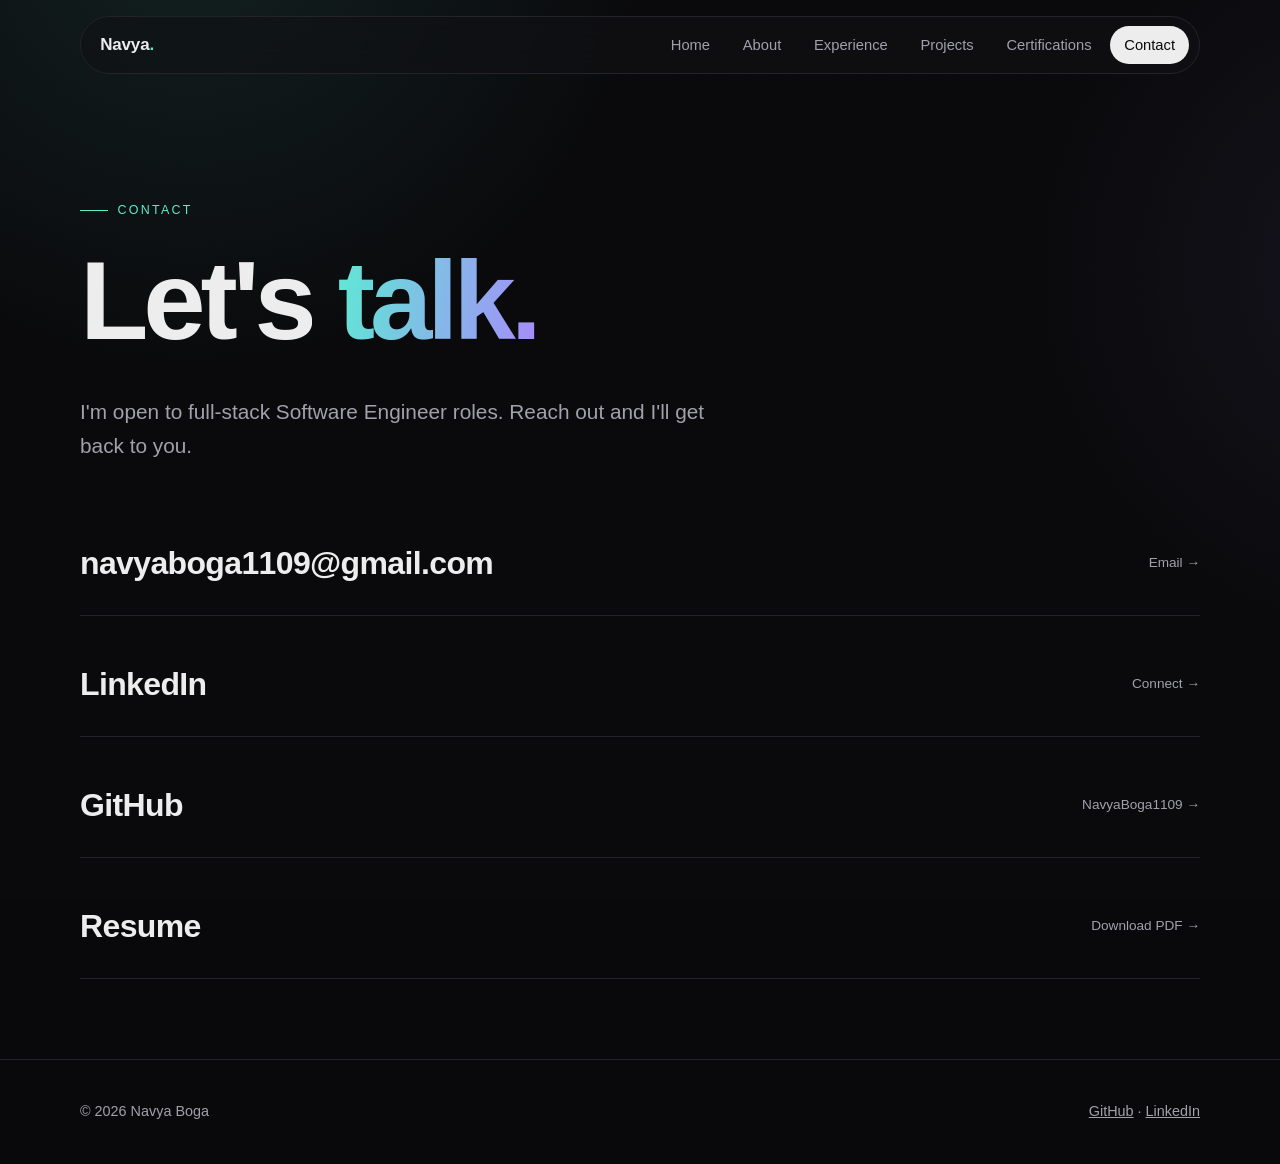
<file: contact.html>
<!DOCTYPE html>
<html lang="en">
<head>
  <meta charset="utf-8">
  <meta name="viewport" content="width=device-width, initial-scale=1">
  <title>Contact — Navya Boga</title>
  <meta name="description" content="Get in touch with Navya Boga.">
  <meta name="theme-color" content="#09090b">
  <link rel="icon" href="data:image/svg+xml,<svg xmlns='http://www.w3.org/2000/svg' viewBox='0 0 100 100'><rect width='100' height='100' rx='22' fill='%2309090b'/><text x='50' y='70' font-size='62' font-family='Arial' font-weight='700' fill='%235eead4' text-anchor='middle'>N</text></svg>">
  <link rel="stylesheet" href="assets/style.css">
  <script>document.documentElement.classList.add("js")</script>
</head>
<body>
  <a class="skip" href="#main">Skip to content</a>
  <div class="ambient" aria-hidden="true"></div>
  <div class="progress" aria-hidden="true"></div>

  <header>
    <nav class="nav" aria-label="Primary">
      <a class="brand" href="index.html">Navya<span>.</span></a>
      <button class="menu-btn" aria-expanded="false" aria-controls="menu">Menu</button>
      <ul id="menu">
        <li><a href="index.html">Home</a></li>
        <li><a href="about.html">About</a></li>
        <li><a href="experience.html">Experience</a></li>
        <li><a href="projects.html">Projects</a></li>
        <li><a href="certifications.html">Certifications</a></li>
        <li><a href="contact.html" aria-current="page">Contact</a></li>
      </ul>
    </nav>
  </header>

  <main id="main">
    <section class="page-hero" style="min-height:80vh">
      <div class="wrap">
        <p class="eyebrow" data-reveal>Contact</p>
        <h1 class="split">Let's <span class="grad">talk.</span></h1>
        <p class="lead" data-reveal style="--d:400ms">I'm open to full-stack Software Engineer roles. Reach out and I'll get back to you.</p>

        <ul class="contact-list">
          <li data-reveal style="--d:500ms"><a href="mailto:navyaboga1109@gmail.com">navyaboga1109@gmail.com <small>Email →</small></a></li>
          <li data-reveal style="--d:600ms"><a href="https://www.linkedin.com/in/navya-boga-953455212/" rel="noopener">LinkedIn <small>Connect →</small></a></li>
          <li data-reveal style="--d:700ms"><a href="https://github.com/NavyaBoga1109/" rel="noopener">GitHub <small>NavyaBoga1109 →</small></a></li>
          <li data-reveal style="--d:800ms"><a href="resume.pdf">Resume <small>Download PDF →</small></a></li>
        </ul>
      </div>
    </section>
  </main>

  <footer>
    <div class="wrap">
      <span>© <span data-year>2026</span> Navya Boga</span>
      <span><a href="https://github.com/NavyaBoga1109/" rel="noopener">GitHub</a> · <a href="https://www.linkedin.com/in/navya-boga-953455212/" rel="noopener">LinkedIn</a></span>
    </div>
  </footer>
  <script src="assets/main.js" defer></script>
</body>
</html>
</file>
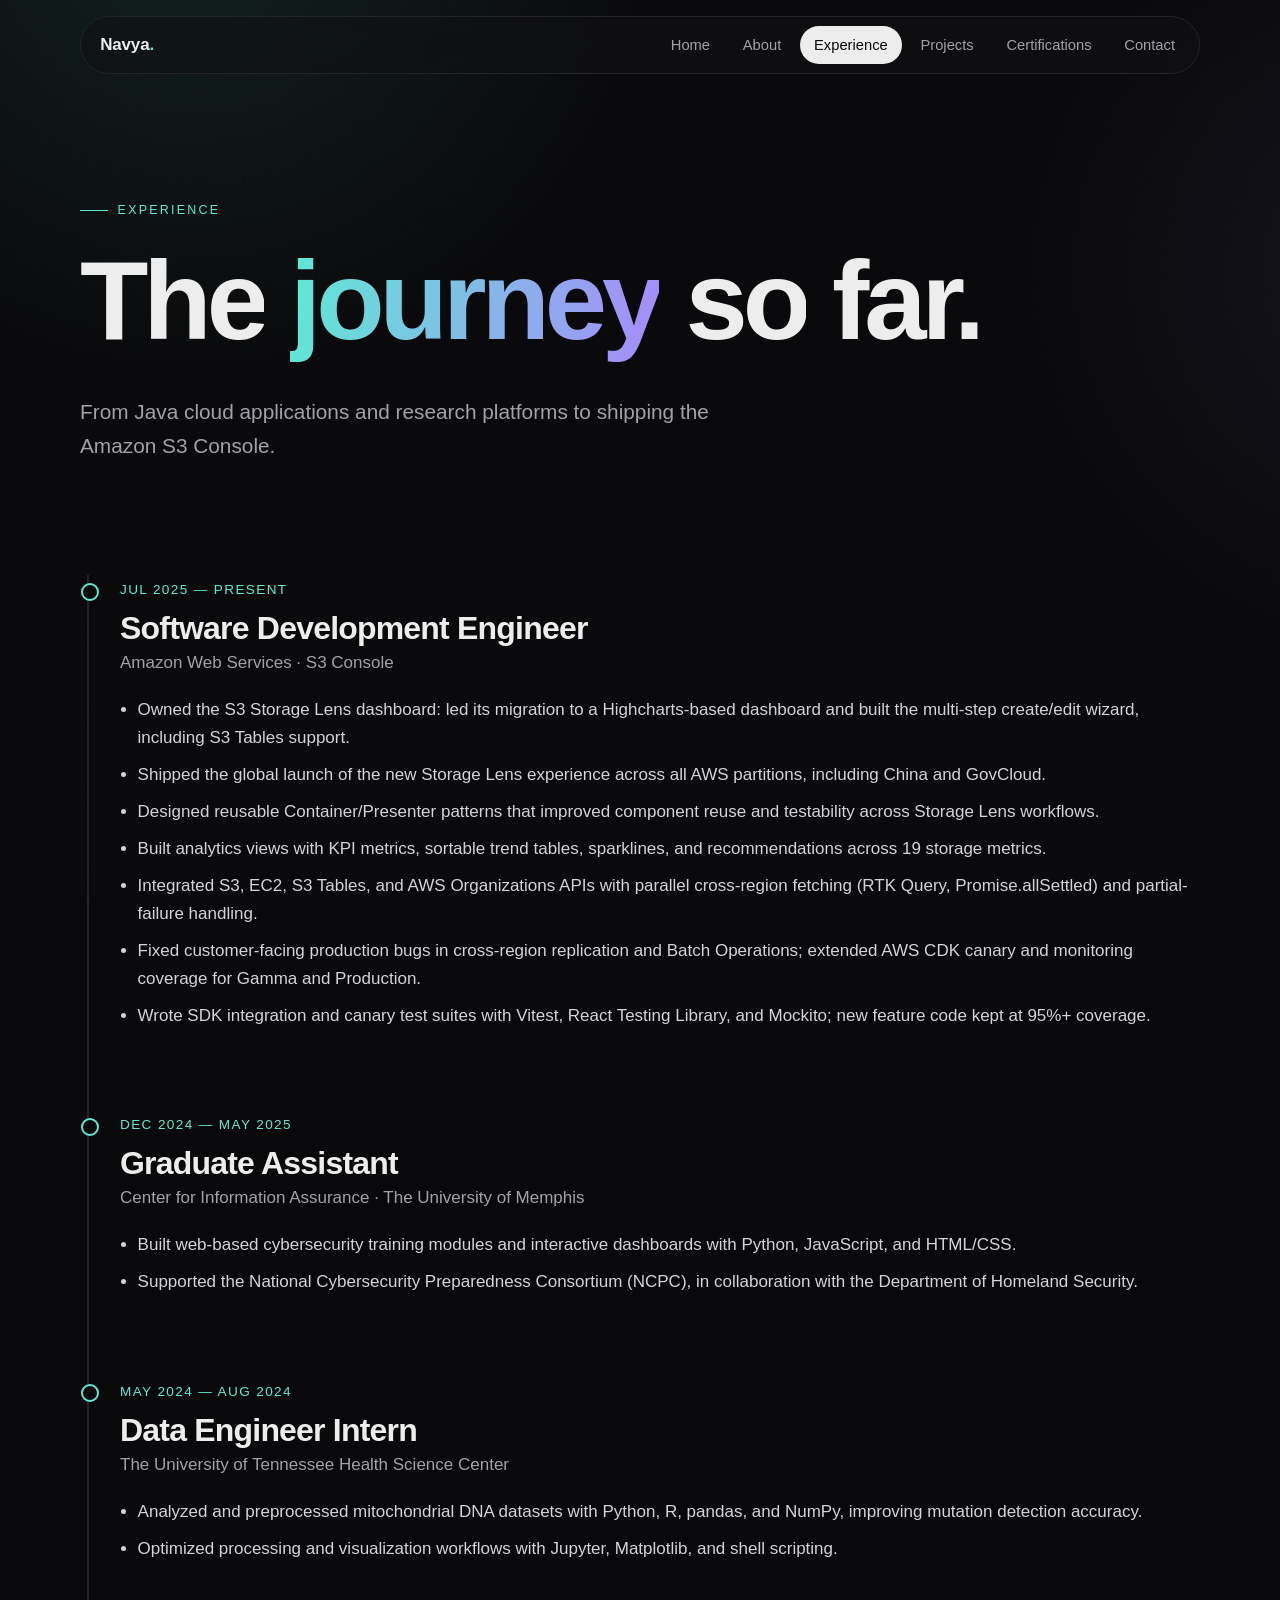
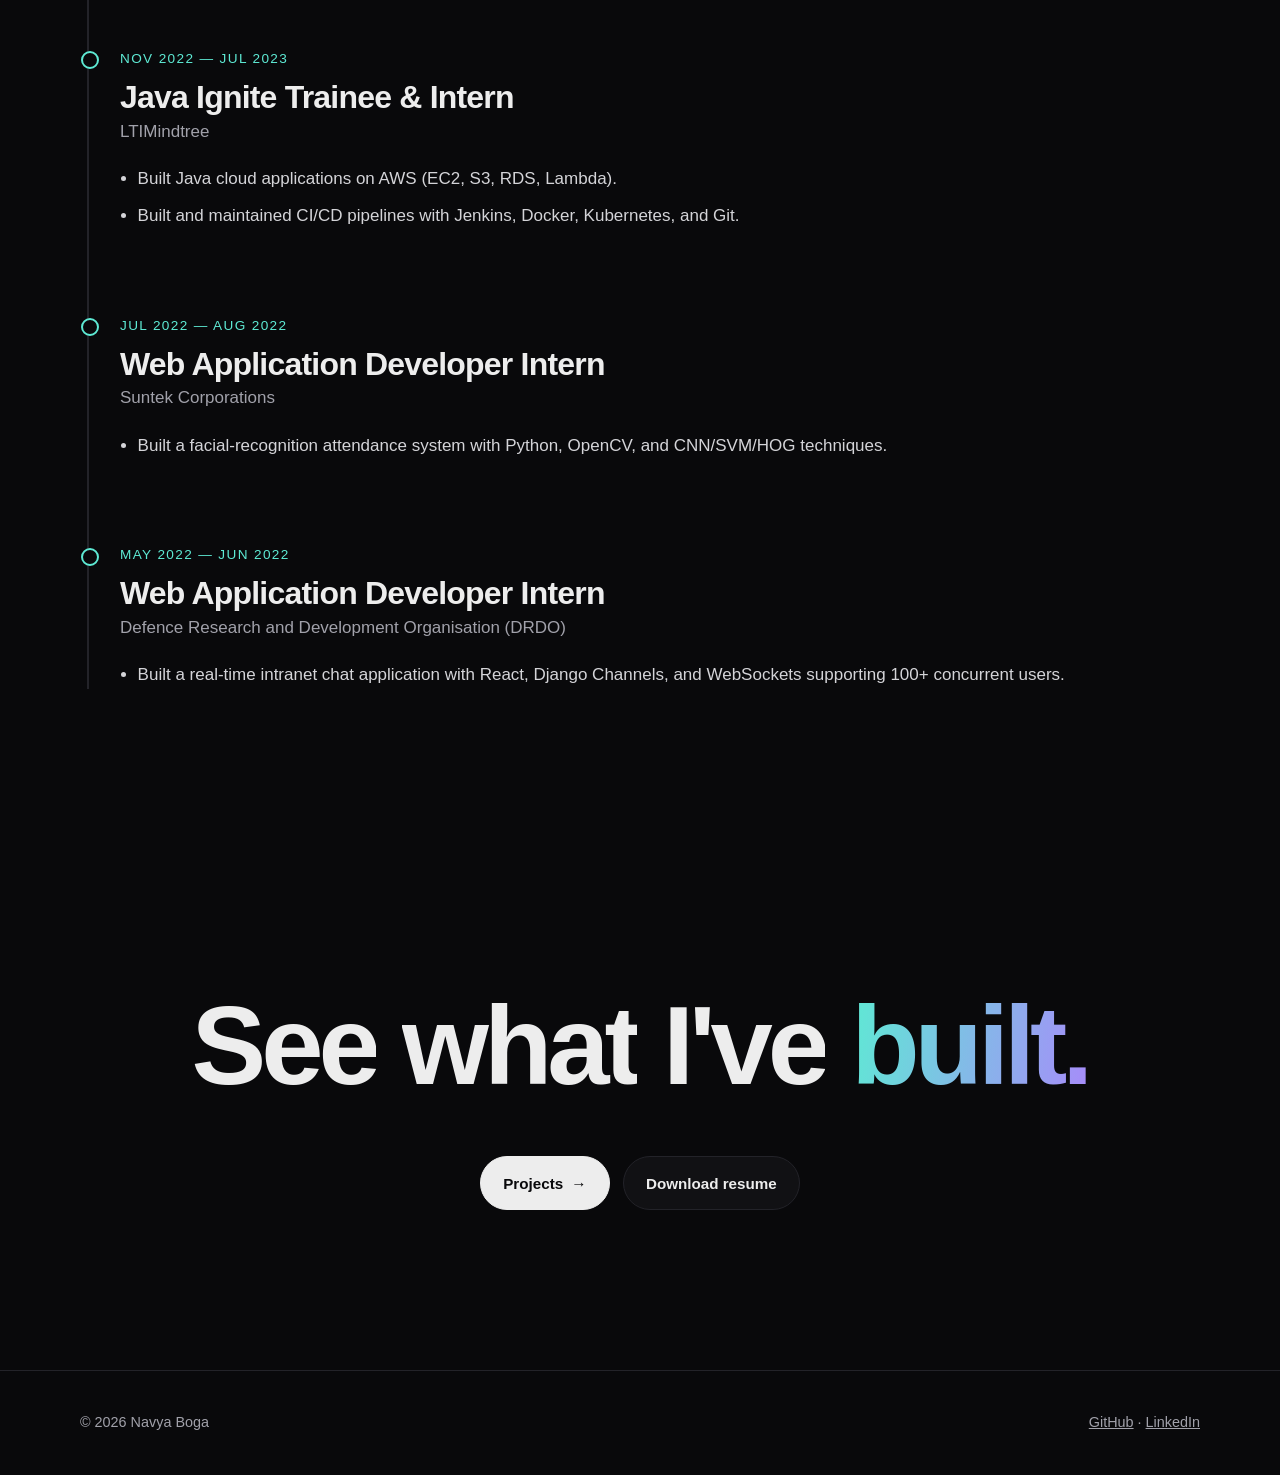
<file: experience.html>
<!DOCTYPE html>
<html lang="en">
<head>
  <meta charset="utf-8">
  <meta name="viewport" content="width=device-width, initial-scale=1">
  <title>Experience — Navya Boga</title>
  <meta name="description" content="Navya Boga's experience: AWS S3 Console, research, data engineering, and cloud internships.">
  <meta name="theme-color" content="#09090b">
  <link rel="icon" href="data:image/svg+xml,<svg xmlns='http://www.w3.org/2000/svg' viewBox='0 0 100 100'><rect width='100' height='100' rx='22' fill='%2309090b'/><text x='50' y='70' font-size='62' font-family='Arial' font-weight='700' fill='%235eead4' text-anchor='middle'>N</text></svg>">
  <link rel="stylesheet" href="assets/style.css">
  <script>document.documentElement.classList.add("js")</script>
</head>
<body>
  <a class="skip" href="#main">Skip to content</a>
  <div class="ambient" aria-hidden="true"></div>
  <div class="progress" aria-hidden="true"></div>

  <header>
    <nav class="nav" aria-label="Primary">
      <a class="brand" href="index.html">Navya<span>.</span></a>
      <button class="menu-btn" aria-expanded="false" aria-controls="menu">Menu</button>
      <ul id="menu">
        <li><a href="index.html">Home</a></li>
        <li><a href="about.html">About</a></li>
        <li><a href="experience.html" aria-current="page">Experience</a></li>
        <li><a href="projects.html">Projects</a></li>
        <li><a href="certifications.html">Certifications</a></li>
        <li><a href="contact.html">Contact</a></li>
      </ul>
    </nav>
  </header>

  <main id="main">
    <section class="page-hero">
      <div class="wrap">
        <p class="eyebrow" data-reveal>Experience</p>
        <h1 class="split">The <span class="grad">journey</span> so far.</h1>
        <p class="lead" data-reveal style="--d:400ms">From Java cloud applications and research platforms to shipping the Amazon S3 Console.</p>
      </div>
    </section>

    <section style="padding-top:2rem" aria-label="Timeline">
      <div class="wrap">
        <div class="timeline">
          <div class="fill" aria-hidden="true"></div>

          <article class="tl-item" data-reveal="left">
            <span class="when">Jul 2025 — Present</span>
            <h3>Software Development Engineer</h3>
            <p class="where">Amazon Web Services · S3 Console</p>
            <ul>
              <li>Owned the S3 Storage Lens dashboard: led its migration to a Highcharts-based dashboard and built the multi-step create/edit wizard, including S3 Tables support.</li>
              <li>Shipped the global launch of the new Storage Lens experience across all AWS partitions, including China and GovCloud.</li>
              <li>Designed reusable Container/Presenter patterns that improved component reuse and testability across Storage Lens workflows.</li>
              <li>Built analytics views with KPI metrics, sortable trend tables, sparklines, and recommendations across 19 storage metrics.</li>
              <li>Integrated S3, EC2, S3 Tables, and AWS Organizations APIs with parallel cross-region fetching (RTK Query, Promise.allSettled) and partial-failure handling.</li>
              <li>Fixed customer-facing production bugs in cross-region replication and Batch Operations; extended AWS CDK canary and monitoring coverage for Gamma and Production.</li>
              <li>Wrote SDK integration and canary test suites with Vitest, React Testing Library, and Mockito; new feature code kept at 95%+ coverage.</li>
            </ul>
          </article>

          <article class="tl-item" data-reveal="left">
            <span class="when">Dec 2024 — May 2025</span>
            <h3>Graduate Assistant</h3>
            <p class="where">Center for Information Assurance · The University of Memphis</p>
            <ul>
              <li>Built web-based cybersecurity training modules and interactive dashboards with Python, JavaScript, and HTML/CSS.</li>
              <li>Supported the National Cybersecurity Preparedness Consortium (NCPC), in collaboration with the Department of Homeland Security.</li>
            </ul>
          </article>

          <article class="tl-item" data-reveal="left">
            <span class="when">May 2024 — Aug 2024</span>
            <h3>Data Engineer Intern</h3>
            <p class="where">The University of Tennessee Health Science Center</p>
            <ul>
              <li>Analyzed and preprocessed mitochondrial DNA datasets with Python, R, pandas, and NumPy, improving mutation detection accuracy.</li>
              <li>Optimized processing and visualization workflows with Jupyter, Matplotlib, and shell scripting.</li>
            </ul>
          </article>

          <article class="tl-item" data-reveal="left">
            <span class="when">Nov 2022 — Jul 2023</span>
            <h3>Java Ignite Trainee &amp; Intern</h3>
            <p class="where">LTIMindtree</p>
            <ul>
              <li>Built Java cloud applications on AWS (EC2, S3, RDS, Lambda).</li>
              <li>Built and maintained CI/CD pipelines with Jenkins, Docker, Kubernetes, and Git.</li>
            </ul>
          </article>

          <article class="tl-item" data-reveal="left">
            <span class="when">Jul 2022 — Aug 2022</span>
            <h3>Web Application Developer Intern</h3>
            <p class="where">Suntek Corporations</p>
            <ul>
              <li>Built a facial-recognition attendance system with Python, OpenCV, and CNN/SVM/HOG techniques.</li>
            </ul>
          </article>

          <article class="tl-item" data-reveal="left">
            <span class="when">May 2022 — Jun 2022</span>
            <h3>Web Application Developer Intern</h3>
            <p class="where">Defence Research and Development Organisation (DRDO)</p>
            <ul>
              <li>Built a real-time intranet chat application with React, Django Channels, and WebSockets supporting 100+ concurrent users.</li>
            </ul>
          </article>
        </div>
      </div>
    </section>

    <section class="big-cta" aria-labelledby="cta-h">
      <div class="wrap">
        <h2 id="cta-h" class="split">See what I've <span class="grad">built.</span></h2>
        <div class="btns" data-reveal style="--d:300ms">
          <a class="btn primary" href="projects.html">Projects <span class="arr" aria-hidden="true">→</span></a>
          <a class="btn" href="resume.pdf">Download resume</a>
        </div>
      </div>
    </section>
  </main>

  <footer>
    <div class="wrap">
      <span>© <span data-year>2026</span> Navya Boga</span>
      <span><a href="https://github.com/NavyaBoga1109/" rel="noopener">GitHub</a> · <a href="https://www.linkedin.com/in/navya-boga-953455212/" rel="noopener">LinkedIn</a></span>
    </div>
  </footer>
  <script src="assets/main.js" defer></script>
</body>
</html>
</file>
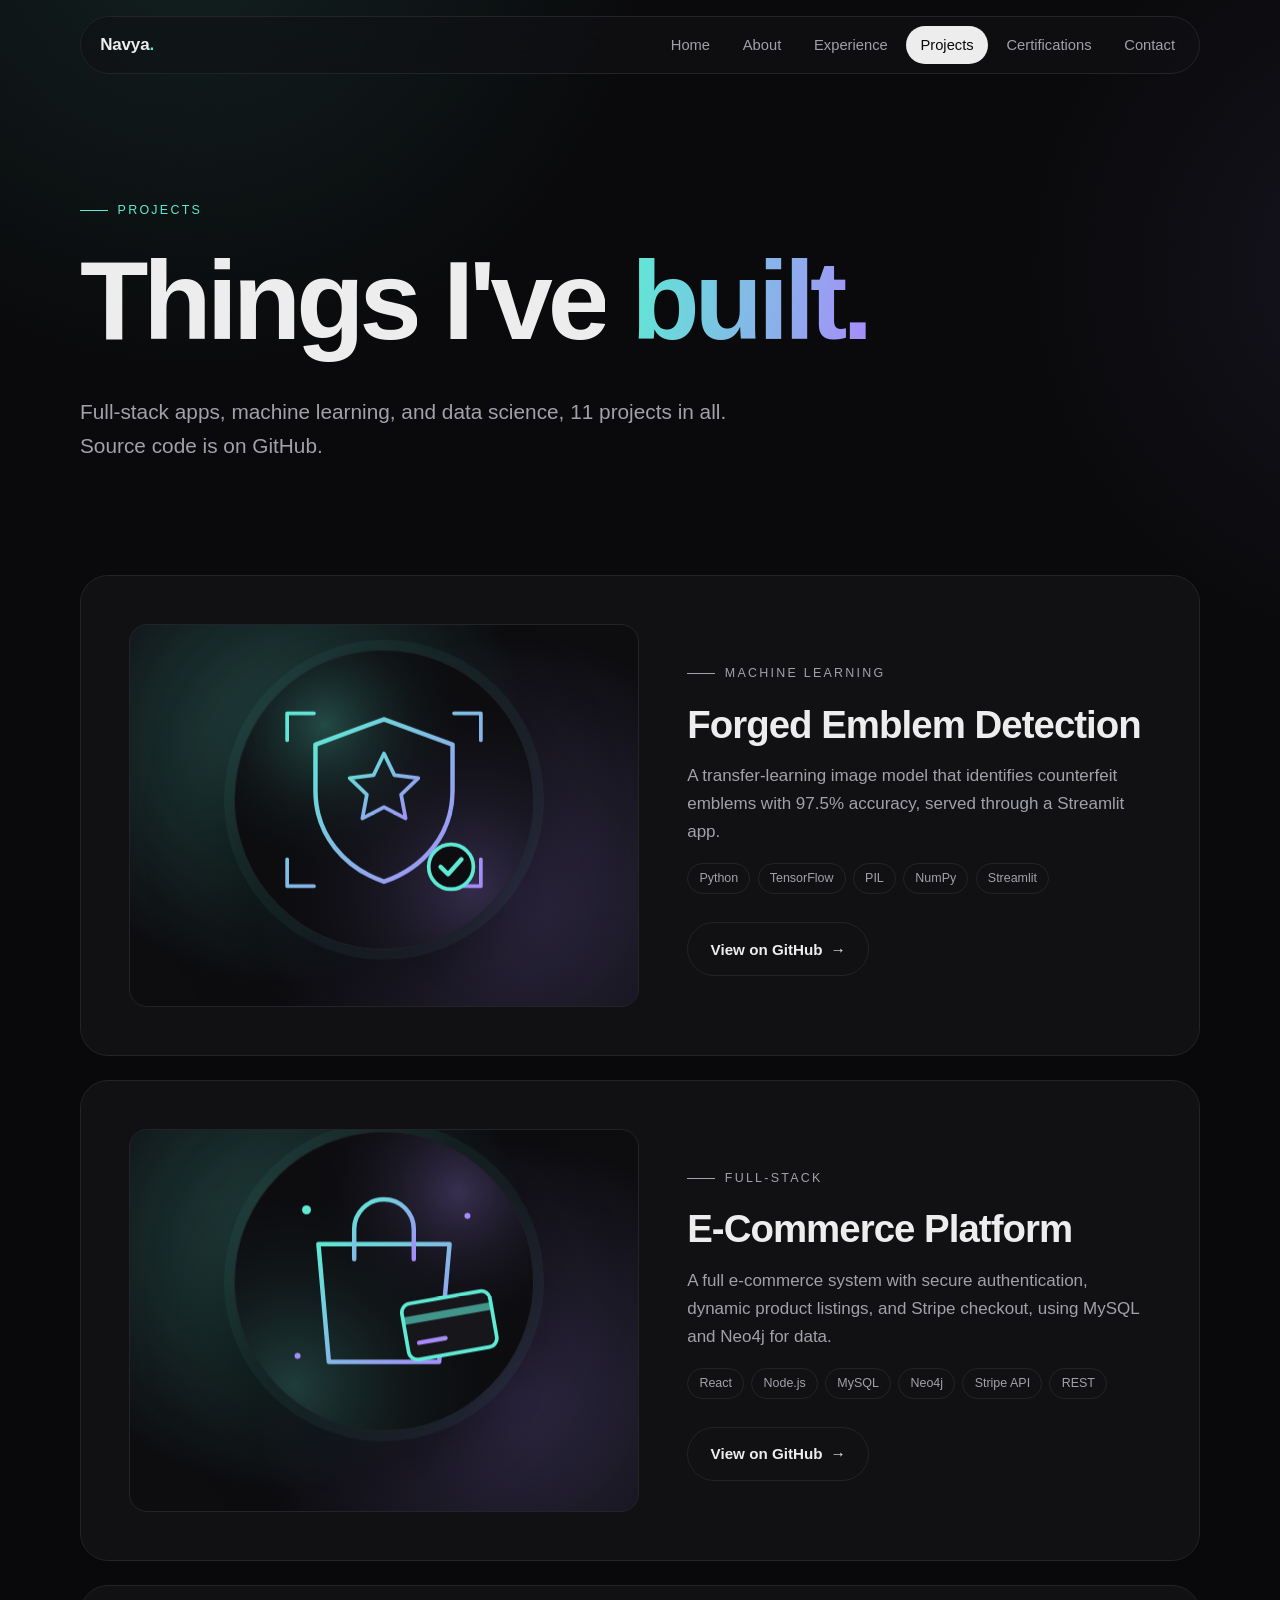
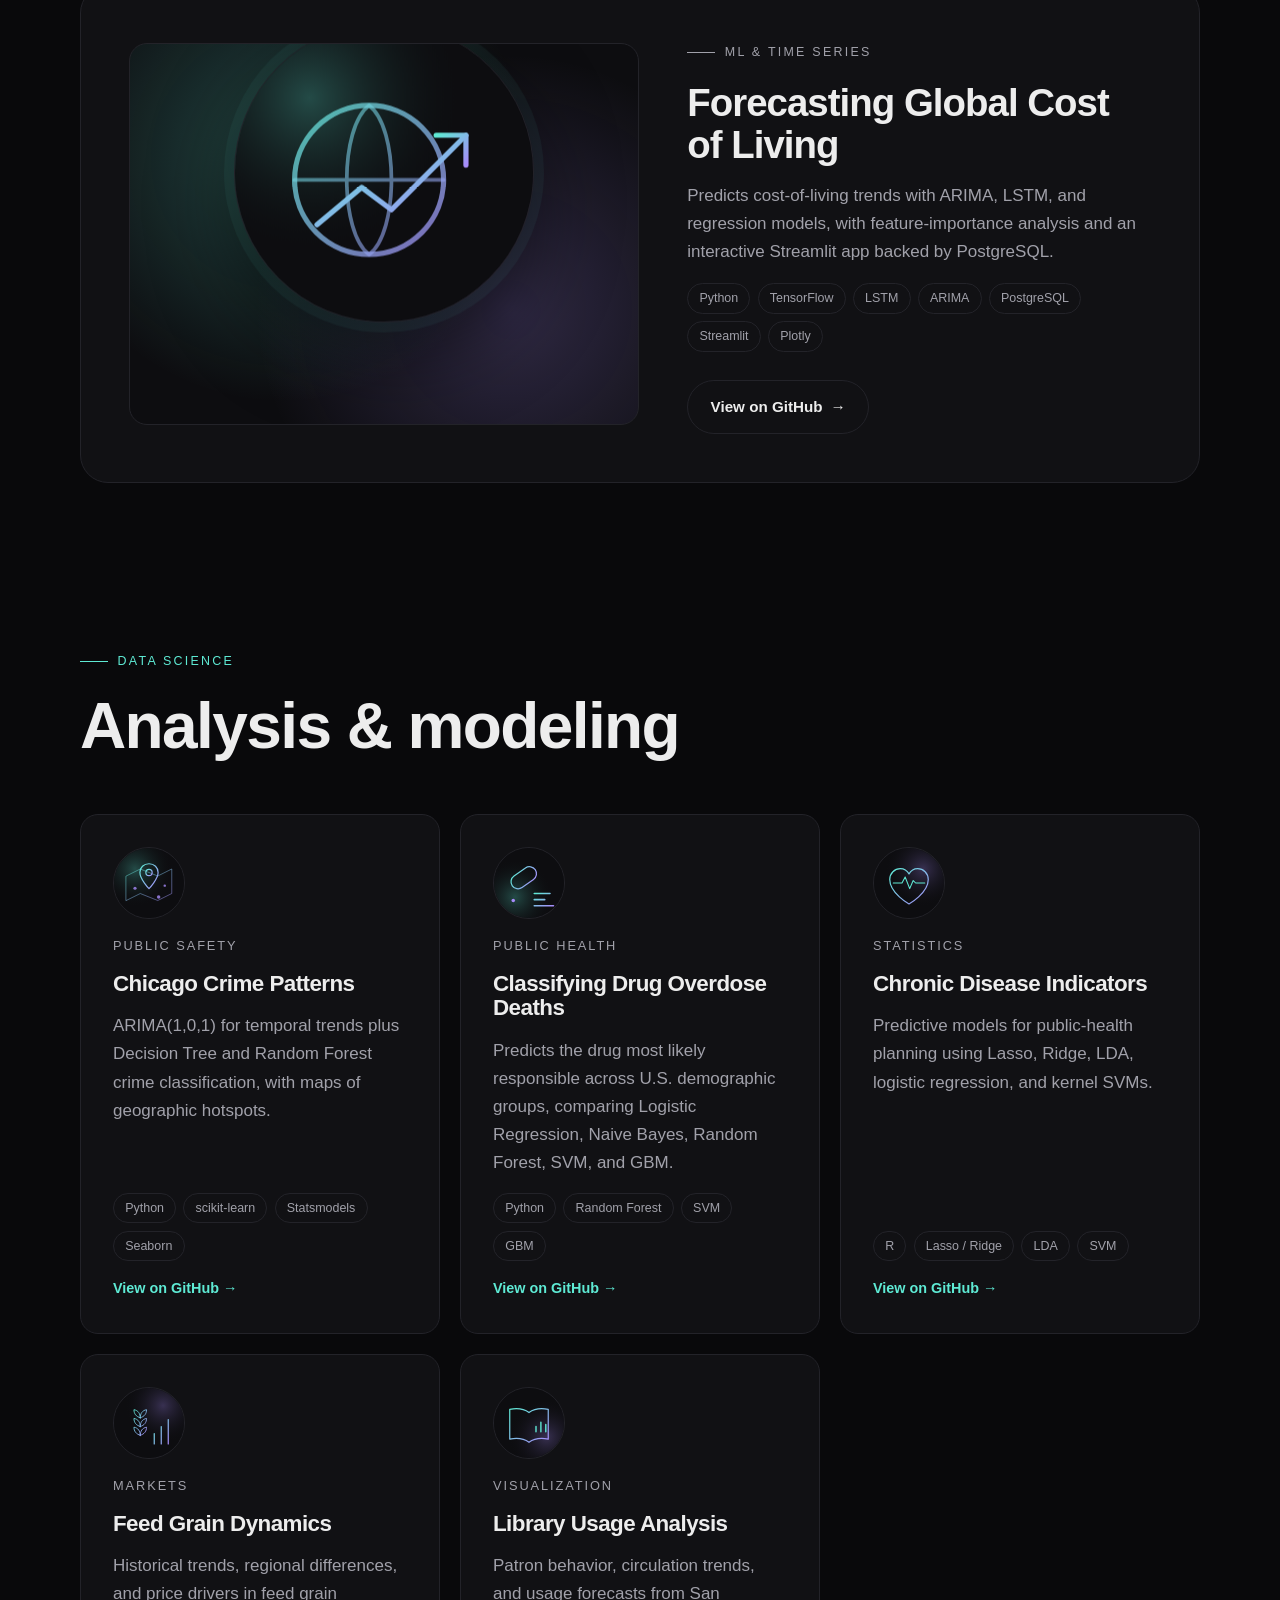
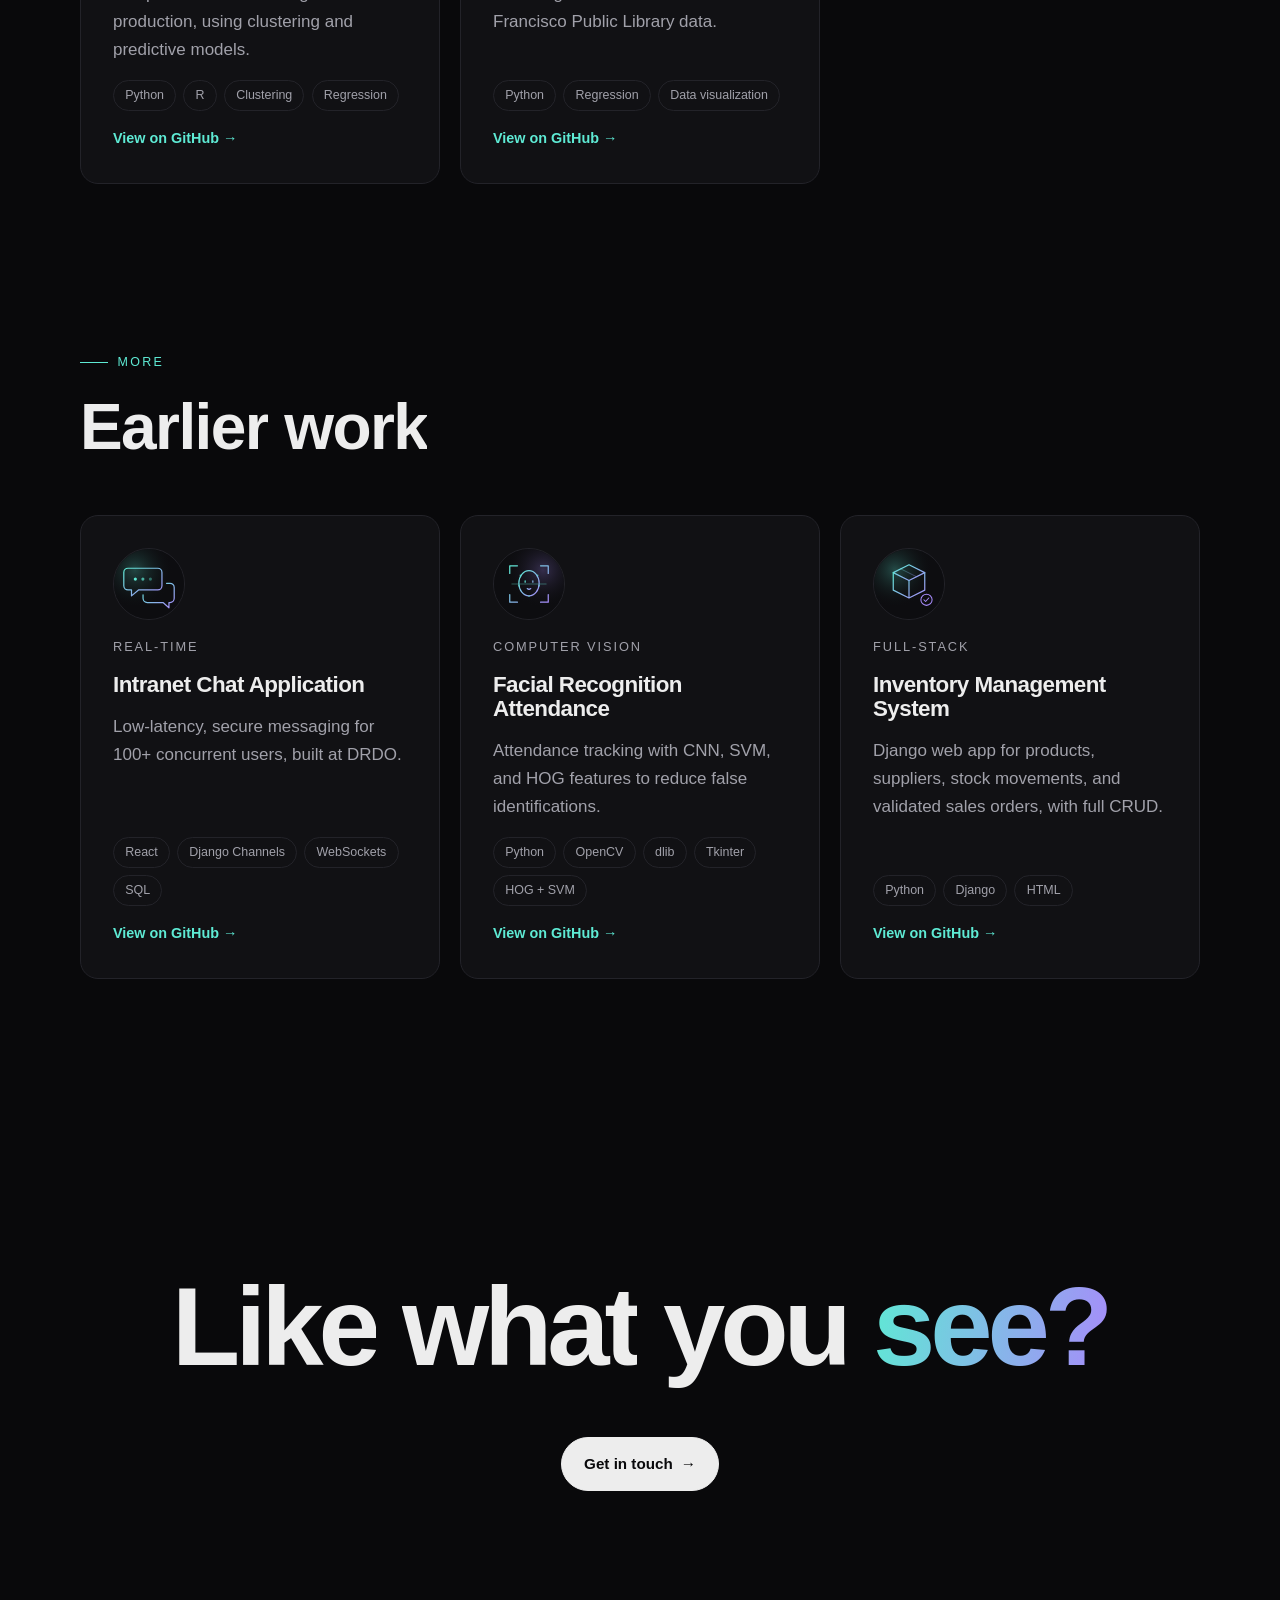
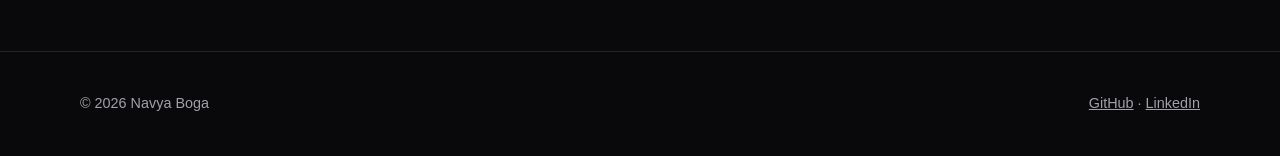
<file: projects.html>
<!DOCTYPE html>
<html lang="en">
<head>
  <meta charset="utf-8">
  <meta name="viewport" content="width=device-width, initial-scale=1">
  <title>Projects — Navya Boga</title>
  <meta name="description" content="Projects by Navya Boga: ML emblem detection, e-commerce platform, real-time chat, facial recognition.">
  <meta name="theme-color" content="#09090b">
  <link rel="icon" href="data:image/svg+xml,<svg xmlns='http://www.w3.org/2000/svg' viewBox='0 0 100 100'><rect width='100' height='100' rx='22' fill='%2309090b'/><text x='50' y='70' font-size='62' font-family='Arial' font-weight='700' fill='%235eead4' text-anchor='middle'>N</text></svg>">
  <link rel="stylesheet" href="assets/style.css">
  <script>document.documentElement.classList.add("js")</script>
</head>
<body>
  <a class="skip" href="#main">Skip to content</a>
  <div class="ambient" aria-hidden="true"></div>
  <div class="progress" aria-hidden="true"></div>

  <header>
    <nav class="nav" aria-label="Primary">
      <a class="brand" href="index.html">Navya<span>.</span></a>
      <button class="menu-btn" aria-expanded="false" aria-controls="menu">Menu</button>
      <ul id="menu">
        <li><a href="index.html">Home</a></li>
        <li><a href="about.html">About</a></li>
        <li><a href="experience.html">Experience</a></li>
        <li><a href="projects.html" aria-current="page">Projects</a></li>
        <li><a href="certifications.html">Certifications</a></li>
        <li><a href="contact.html">Contact</a></li>
      </ul>
    </nav>
  </header>

  <main id="main">
    <section class="page-hero">
      <div class="wrap">
        <p class="eyebrow" data-reveal>Projects</p>
        <h1 class="split">Things I've <span class="grad">built.</span></h1>
        <p class="lead" data-reveal style="--d:400ms">Full-stack apps, machine learning, and data science, 11 projects in all. Source code is on GitHub.</p>
      </div>
    </section>

    <section style="padding-top:2rem" aria-label="Featured projects">
      <div class="wrap">
        <article class="feature" data-reveal="scale">
          <div class="visual" aria-hidden="true"><img class="orb" data-parallax="1" src="assets/img/emblem.svg" alt="" width="400" height="400"></div>
          <div>
            <p class="eyebrow">Machine learning</p>
            <h3>Forged Emblem Detection</h3>
            <p>A transfer-learning image model that identifies counterfeit emblems with 97.5% accuracy, served through a Streamlit app.</p>
            <ul class="tags"><li>Python</li><li>TensorFlow</li><li>PIL</li><li>NumPy</li><li>Streamlit</li></ul>
            <div class="btns" style="margin-top:1.75rem"><a class="btn" href="https://github.com/NavyaBoga1109/FORGED-EMBLEM-DETECTION-APPLICATION" rel="noopener">View on GitHub <span class="arr" aria-hidden="true">→</span></a></div>
          </div>
        </article>

        <article class="feature" data-reveal="scale">
          <div class="visual" aria-hidden="true"><img class="orb" data-parallax="1" src="assets/img/shop.svg" alt="" width="400" height="400"></div>
          <div>
            <p class="eyebrow">Full-stack</p>
            <h3>E-Commerce Platform</h3>
            <p>A full e-commerce system with secure authentication, dynamic product listings, and Stripe checkout, using MySQL and Neo4j for data.</p>
            <ul class="tags"><li>React</li><li>Node.js</li><li>MySQL</li><li>Neo4j</li><li>Stripe API</li><li>REST</li></ul>
            <div class="btns" style="margin-top:1.75rem"><a class="btn" href="https://github.com/NavyaBoga1109/ecommerce_web_application" rel="noopener">View on GitHub <span class="arr" aria-hidden="true">→</span></a></div>
          </div>
        </article>

        <article class="feature" data-reveal="scale">
          <div class="visual" aria-hidden="true"><img class="orb" data-parallax="1" src="assets/img/cost.svg" alt="" width="400" height="400"></div>
          <div>
            <p class="eyebrow">ML &amp; time series</p>
            <h3>Forecasting Global Cost of Living</h3>
            <p>Predicts cost-of-living trends with ARIMA, LSTM, and regression models, with feature-importance analysis and an interactive Streamlit app backed by PostgreSQL.</p>
            <ul class="tags"><li>Python</li><li>TensorFlow</li><li>LSTM</li><li>ARIMA</li><li>PostgreSQL</li><li>Streamlit</li><li>Plotly</li></ul>
            <div class="btns" style="margin-top:1.75rem"><a class="btn" href="https://github.com/NavyaBoga1109/Forecasting-Global-Cost-of-living-Machine-Learning-Time-Series-Analysis-and-Streamlit-Visualization" rel="noopener">View on GitHub <span class="arr" aria-hidden="true">→</span></a></div>
          </div>
        </article>
      </div>
    </section>

    <section aria-labelledby="ds-h" style="padding-top:2rem">
      <div class="wrap">
        <p class="eyebrow" data-reveal>Data science</p>
        <h2 id="ds-h" class="title split">Analysis &amp; modeling</h2>
        <div class="cards" style="margin-top:3rem">
          <a class="card" href="https://github.com/NavyaBoga1109/Analyzing-Patterns-in-Chicago-Crime-Data-to-Enhance-Public-Safety-" rel="noopener" data-reveal>
            <img class="thumb" src="assets/img/crime.svg" alt="" width="72" height="72">
            <span class="num-badge">PUBLIC SAFETY</span>
            <h3>Chicago Crime Patterns</h3>
            <p>ARIMA(1,0,1) for temporal trends plus Decision Tree and Random Forest crime classification, with maps of geographic hotspots.</p>
            <ul class="tags"><li>Python</li><li>scikit-learn</li><li>Statsmodels</li><li>Seaborn</li></ul>
            <span class="go">View on GitHub →</span>
          </a>
          <a class="card" href="https://github.com/NavyaBoga1109/Statistical-Approach-to-Classify-Drug-Overdose-Deaths" rel="noopener" data-reveal style="--d:120ms">
            <img class="thumb" src="assets/img/drug.svg" alt="" width="72" height="72">
            <span class="num-badge">PUBLIC HEALTH</span>
            <h3>Classifying Drug Overdose Deaths</h3>
            <p>Predicts the drug most likely responsible across U.S. demographic groups, comparing Logistic Regression, Naive Bayes, Random Forest, SVM, and GBM.</p>
            <ul class="tags"><li>Python</li><li>Random Forest</li><li>SVM</li><li>GBM</li></ul>
            <span class="go">View on GitHub →</span>
          </a>
          <a class="card" href="https://github.com/NavyaBoga1109/Advanced-Statistical-Analysis-of-Chronic-Disease-Indicators" rel="noopener" data-reveal style="--d:240ms">
            <img class="thumb" src="assets/img/health.svg" alt="" width="72" height="72">
            <span class="num-badge">STATISTICS</span>
            <h3>Chronic Disease Indicators</h3>
            <p>Predictive models for public-health planning using Lasso, Ridge, LDA, logistic regression, and kernel SVMs.</p>
            <ul class="tags"><li>R</li><li>Lasso / Ridge</li><li>LDA</li><li>SVM</li></ul>
            <span class="go">View on GitHub →</span>
          </a>
          <a class="card" href="https://github.com/NavyaBoga1109/Feed-Grain-Dynamics-A-Data-Driven-Exploration-of-Production-Consumption-and-Prices" rel="noopener" data-reveal>
            <img class="thumb" src="assets/img/grain.svg" alt="" width="72" height="72">
            <span class="num-badge">MARKETS</span>
            <h3>Feed Grain Dynamics</h3>
            <p>Historical trends, regional differences, and price drivers in feed grain production, using clustering and predictive models.</p>
            <ul class="tags"><li>Python</li><li>R</li><li>Clustering</li><li>Regression</li></ul>
            <span class="go">View on GitHub →</span>
          </a>
          <a class="card" href="https://github.com/NavyaBoga1109/Library-Usage-Analysis-and-Visualization" rel="noopener" data-reveal style="--d:120ms">
            <img class="thumb" src="assets/img/library.svg" alt="" width="72" height="72">
            <span class="num-badge">VISUALIZATION</span>
            <h3>Library Usage Analysis</h3>
            <p>Patron behavior, circulation trends, and usage forecasts from San Francisco Public Library data.</p>
            <ul class="tags"><li>Python</li><li>Regression</li><li>Data visualization</li></ul>
            <span class="go">View on GitHub →</span>
          </a>
        </div>
      </div>
    </section>

    <section aria-labelledby="more-h" style="padding-top:2rem">
      <div class="wrap">
        <p class="eyebrow" data-reveal>More</p>
        <h2 id="more-h" class="title split">Earlier work</h2>
        <div class="cards" style="margin-top:3rem">
          <a class="card" href="https://github.com/NavyaBoga1109/INTRANET_BASED_CHAT_APPLICATION" rel="noopener" data-reveal>
            <img class="thumb" src="assets/img/chat.svg" alt="" width="72" height="72">
            <span class="num-badge">REAL-TIME</span>
            <h3>Intranet Chat Application</h3>
            <p>Low-latency, secure messaging for 100+ concurrent users, built at DRDO.</p>
            <ul class="tags"><li>React</li><li>Django Channels</li><li>WebSockets</li><li>SQL</li></ul>
            <span class="go">View on GitHub →</span>
          </a>
          <a class="card" href="https://github.com/NavyaBoga1109/FACIAL_RECOGNITION_ATTENDANCE_SYSTEM" rel="noopener" data-reveal style="--d:120ms">
            <img class="thumb" src="assets/img/face.svg" alt="" width="72" height="72">
            <span class="num-badge">COMPUTER VISION</span>
            <h3>Facial Recognition Attendance</h3>
            <p>Attendance tracking with CNN, SVM, and HOG features to reduce false identifications.</p>
            <ul class="tags"><li>Python</li><li>OpenCV</li><li>dlib</li><li>Tkinter</li><li>HOG + SVM</li></ul>
            <span class="go">View on GitHub →</span>
          </a>
          <a class="card" href="https://github.com/NavyaBoga1109/Inventory-Management-System" rel="noopener" data-reveal style="--d:240ms">
            <img class="thumb" src="assets/img/inventory.svg" alt="" width="72" height="72">
            <span class="num-badge">FULL-STACK</span>
            <h3>Inventory Management System</h3>
            <p>Django web app for products, suppliers, stock movements, and validated sales orders, with full CRUD.</p>
            <ul class="tags"><li>Python</li><li>Django</li><li>HTML</li></ul>
            <span class="go">View on GitHub →</span>
          </a>
        </div>
      </div>
    </section>

    <section class="big-cta" aria-labelledby="cta-h">
      <div class="wrap">
        <h2 id="cta-h" class="split">Like what you <span class="grad">see?</span></h2>
        <div class="btns" data-reveal style="--d:300ms">
          <a class="btn primary" href="contact.html">Get in touch <span class="arr" aria-hidden="true">→</span></a>
        </div>
      </div>
    </section>
  </main>

  <footer>
    <div class="wrap">
      <span>© <span data-year>2026</span> Navya Boga</span>
      <span><a href="https://github.com/NavyaBoga1109/" rel="noopener">GitHub</a> · <a href="https://www.linkedin.com/in/navya-boga-953455212/" rel="noopener">LinkedIn</a></span>
    </div>
  </footer>
  <script src="assets/main.js" defer></script>
</body>
</html>
</file>
<file: assets/style.css>
/* ==========================================================
   Navya Boga — portfolio
   Minimal dark palette, one accent, cinematic motion.
   All motion is disabled under prefers-reduced-motion.
   ========================================================== */
:root {
  --bg: #09090b;
  --bg-2: #111114;
  --fg: #ededed;
  --muted: #a1a1aa;      /* 7.6:1 on --bg */
  --line: #232329;
  --accent: #5eead4;     /* teal */
  --accent-2: #a78bfa;   /* soft violet, used only in gradients */
  --radius: 18px;
  --max: 1120px;
  --ease: cubic-bezier(.16, 1, .3, 1);
  --font: "Inter", -apple-system, BlinkMacSystemFont, "Segoe UI", Roboto, Helvetica, Arial, sans-serif;
}

* { box-sizing: border-box; }
html { -webkit-text-size-adjust: 100%; }
body {
  margin: 0;
  background: var(--bg);
  color: var(--fg);
  font: 17px/1.65 var(--font);
  -webkit-font-smoothing: antialiased;
  overflow-x: hidden;
}
img { max-width: 100%; display: block; }
a { color: inherit; }
::selection { background: var(--accent); color: var(--bg); }

a:focus-visible, button:focus-visible {
  outline: 2px solid var(--accent);
  outline-offset: 4px;
  border-radius: 6px;
}

.skip {
  position: fixed; left: 1rem; top: -100px; z-index: 100;
  background: var(--fg); color: var(--bg); padding: .6rem 1rem; border-radius: 8px;
}
.skip:focus { top: 1rem; }

.sr-only {
  position: absolute; width: 1px; height: 1px; overflow: hidden;
  clip: rect(0 0 0 0); white-space: nowrap;
}

/* ---------- Ambient background ---------- */
.ambient {
  position: fixed; inset: 0; z-index: -1; pointer-events: none;
  background:
    radial-gradient(60vmax 60vmax at 15% -10%, rgba(94, 234, 212, .10), transparent 60%),
    radial-gradient(50vmax 50vmax at 110% 30%, rgba(167, 139, 250, .08), transparent 60%),
    var(--bg);
}
.ambient::after { /* film grain */
  content: ""; position: absolute; inset: 0; opacity: .06; mix-blend-mode: overlay;
  background-image: url("data:image/svg+xml,%3Csvg xmlns='http://www.w3.org/2000/svg' width='160' height='160'%3E%3Cfilter id='n'%3E%3CfeTurbulence type='fractalNoise' baseFrequency='.9' numOctaves='2'/%3E%3C/filter%3E%3Crect width='100%25' height='100%25' filter='url(%23n)'/%3E%3C/svg%3E");
}

/* ---------- Scroll progress ---------- */
.progress {
  position: fixed; top: 0; left: 0; right: 0; height: 2px; z-index: 60;
  transform-origin: 0 50%; transform: scaleX(var(--p, 0));
  background: linear-gradient(90deg, var(--accent), var(--accent-2));
}

/* ---------- Nav ---------- */
.nav {
  position: fixed; top: 1rem; left: 50%; transform: translateX(-50%);
  z-index: 50; width: min(var(--max), calc(100% - 2rem));
  display: flex; align-items: center; gap: 1rem;
  padding: .55rem .6rem .55rem 1.2rem;
  background: rgba(17, 17, 20, .65);
  backdrop-filter: blur(14px) saturate(140%);
  -webkit-backdrop-filter: blur(14px) saturate(140%);
  border: 1px solid var(--line); border-radius: 999px;
}
.nav .brand { font-weight: 700; text-decoration: none; letter-spacing: -.01em; margin-right: auto; }
.nav .brand span { color: var(--accent); }
.nav ul { display: flex; gap: .25rem; list-style: none; margin: 0; padding: 0; }
.nav ul a {
  display: block; padding: .45rem .9rem; border-radius: 999px;
  text-decoration: none; color: var(--muted); font-size: .92rem;
  transition: color .3s, background .3s;
}
.nav ul a:hover { color: var(--fg); }
.nav ul a[aria-current="page"] { color: var(--bg); background: var(--fg); }
.menu-btn {
  display: none; background: none; border: 1px solid var(--line); color: var(--fg);
  border-radius: 999px; padding: .45rem .9rem; font: inherit; font-size: .9rem; cursor: pointer;
}
@media (max-width: 760px) {
  .menu-btn { display: block; }
  .nav ul {
    position: absolute; top: calc(100% + .5rem); left: 0; right: 0;
    flex-direction: column; padding: .5rem;
    background: var(--bg-2); border: 1px solid var(--line); border-radius: var(--radius);
    display: none;
  }
  .nav ul.open { display: flex; }
}

/* ---------- Layout ---------- */
main { display: block; }
.wrap { width: min(var(--max), calc(100% - 2.5rem)); margin: 0 auto; }
section { padding: 8rem 0; position: relative; }
.eyebrow {
  display: inline-flex; align-items: center; gap: .6rem;
  font-size: .78rem; letter-spacing: .18em; text-transform: uppercase; color: var(--accent);
  margin: 0 0 1.25rem;
}
.eyebrow::before { content: ""; width: 28px; height: 1px; background: currentColor; }
h1, h2, h3 { letter-spacing: -.025em; line-height: 1.08; margin: 0; }
h2.title { font-size: clamp(2.2rem, 5.5vw, 4rem); font-weight: 700; max-width: 18ch; }
.lead { font-size: clamp(1.1rem, 2vw, 1.3rem); color: var(--muted); max-width: 56ch; margin: 1.5rem 0 0; }
.grad {
  background: linear-gradient(100deg, var(--fg) 20%, var(--accent) 60%, var(--accent-2));
  -webkit-background-clip: text; background-clip: text; color: transparent;
}

/* ---------- Buttons ---------- */
.btns { display: flex; flex-wrap: wrap; gap: .8rem; margin-top: 2.5rem; }
.btn {
  position: relative; display: inline-flex; align-items: center; gap: .5rem;
  padding: .85rem 1.4rem; border-radius: 999px; font-weight: 600; font-size: .95rem;
  text-decoration: none; border: 1px solid var(--line); background: var(--bg-2);
  transition: transform .4s var(--ease), border-color .3s, background .3s;
}
.btn:hover { transform: translateY(-2px); border-color: var(--muted); }
.btn.primary { background: var(--fg); color: var(--bg); border-color: var(--fg); }
.btn .arr { transition: transform .4s var(--ease); }
.btn:hover .arr { transform: translateX(4px); }

/* ---------- Hero (home) ---------- */
.hero {
  min-height: 100vh; min-height: 100svh;
  display: grid; place-items: center; padding: 7rem 0 8rem; text-align: center;
}
.hero-inner { will-change: transform, opacity, filter; }
.hero h1 { font-size: clamp(3rem, 11vw, 9rem); font-weight: 800; letter-spacing: -.045em; line-height: .95; }
.hero .role { font-size: clamp(1.05rem, 2.2vw, 1.4rem); color: var(--muted); margin: 1.75rem auto 0; max-width: 40ch; }
.hero .btns { justify-content: center; }

/* Avatar: photo in a slowly rotating teal→violet ring */
.avatar {
  position: relative; width: clamp(120px, 16vw, 160px); aspect-ratio: 1; margin: 0 auto 2rem;
  border-radius: 50%; padding: 4px;
}
.avatar::before {
  content: ""; position: absolute; inset: 0; border-radius: 50%;
  background: conic-gradient(from 0deg, var(--accent), var(--accent-2), transparent 60%, var(--accent));
  animation: spin 9s linear infinite;
}
.avatar::after { /* soft glow */
  content: ""; position: absolute; inset: -18px; border-radius: 50%; z-index: -1;
  background: radial-gradient(circle, rgba(94, 234, 212, .25), transparent 70%);
}
.avatar img {
  position: relative; width: 100%; height: 100%; object-fit: cover; border-radius: 50%;
  border: 4px solid var(--bg); filter: grayscale(.15) contrast(1.03);
}
@keyframes spin { to { transform: rotate(1turn); } }

/* "Hi" speech bubble that pops out of the avatar */
.hi {
  position: absolute; left: 88%; top: 6%; z-index: 2; white-space: nowrap;
  padding: .5rem .95rem; border-radius: 999px 999px 999px 6px;
  font-size: .95rem; font-weight: 600; color: var(--bg);
  background: linear-gradient(100deg, var(--accent), var(--accent-2));
  box-shadow: 0 10px 30px rgba(94, 234, 212, .25);
  transform-origin: 0 100%;
}
.js .hi { opacity: 0; transform: scale(.4) translateY(10px); transition: opacity .6s var(--ease) 1.1s, transform .8s var(--ease) 1.1s; }
.js .avatar.in .hi { opacity: 1; transform: none; }
.hi .wave { display: inline-block; transform-origin: 70% 80%; animation: wave 2.4s ease-in-out 1.8s 3; }
@keyframes wave {
  0%, 60%, 100% { transform: rotate(0); }
  10%, 30% { transform: rotate(16deg); }
  20%, 40% { transform: rotate(-10deg); }
}
@media (max-width: 560px) { .hi { left: 50%; top: auto; bottom: -14px; transform-origin: 50% 0; translate: -50% 0; font-size: .85rem; } }

/* Line icons in a gradient-bordered badge */
.panel-top { display: flex; align-items: center; gap: 1rem; }
.icon {
  flex: 0 0 auto; width: 52px; height: 52px; border-radius: 16px; display: grid; place-items: center;
  color: var(--accent);
  background: linear-gradient(#16161b, #16161b) padding-box,
              linear-gradient(135deg, var(--accent), var(--accent-2)) border-box;
  border: 1px solid transparent;
  box-shadow: 0 0 24px rgba(94, 234, 212, .12);
}
.icon svg { width: 26px; height: 26px; fill: none; stroke: currentColor; stroke-width: 1.7; stroke-linecap: round; stroke-linejoin: round; }

/* Circular project images */
.feature .visual img.orb {
  width: 60%; max-width: 300px; height: auto; aspect-ratio: 1; border-radius: 50%; object-fit: cover;
  border: 1px solid var(--line); box-shadow: 0 0 0 10px rgba(94, 234, 212, .05), 0 30px 80px rgba(0, 0, 0, .5);
  will-change: transform;
}
.card .thumb {
  width: 72px; height: 72px; border-radius: 50%; border: 1px solid var(--line);
  transition: transform .6s var(--ease);
}
.card:hover .thumb { transform: scale(1.08) rotate(-4deg); }
.scroll-cue {
  position: absolute; bottom: 2rem; left: 50%; transform: translateX(-50%);
  font-size: .75rem; letter-spacing: .2em; text-transform: uppercase; color: var(--muted);
  display: flex; flex-direction: column; align-items: center; gap: .7rem;
}
.scroll-cue::after {
  content: ""; width: 1px; height: 48px;
  background: linear-gradient(var(--muted), transparent);
  animation: cue 2.2s var(--ease) infinite;
  transform-origin: top;
}
@keyframes cue { 0% { transform: scaleY(0); } 50% { transform: scaleY(1); } 100% { transform: scaleY(1); opacity: 0; } }
/* On short screens the hero fills the viewport, so the cue would sit on the buttons */
@media (max-height: 860px) { .scroll-cue { display: none; } }

/* Split-word reveal */
.split .w { display: inline-block; overflow: hidden; vertical-align: top; padding-bottom: .08em; }
.split .w > span { display: inline-block; }
.js .split .w > span { transform: translateY(105%); transition: transform 1.2s var(--ease); transition-delay: calc(var(--i) * 70ms); }
.js .split.in .w > span { transform: none; }

/* Gradient words inside split headings: paint each word, not the wrapper */
.js .split .grad { background: none; color: inherit; }
.js .split .grad .w > span {
  background: linear-gradient(100deg, var(--accent), var(--accent-2));
  -webkit-background-clip: text; background-clip: text; color: transparent;
}

/* ---------- Page hero (inner pages) ---------- */
.page-hero { padding: 12rem 0 5rem; }
.page-hero h1 { font-size: clamp(3rem, 9vw, 7rem); font-weight: 800; letter-spacing: -.045em; }

/* ---------- Reveal on scroll ---------- */
.js [data-reveal] {
  opacity: 0; transform: translateY(40px); filter: blur(8px);
  transition: opacity 1.1s var(--ease), transform 1.1s var(--ease), filter 1.1s var(--ease);
  transition-delay: var(--d, 0ms);
}
.js [data-reveal="left"] { transform: translateX(-60px); }
.js [data-reveal="scale"] { transform: scale(.92); }
.js [data-reveal].in { opacity: 1; transform: none; filter: none; }

/* ---------- Big statement (scroll-lit text) ---------- */
.statement p:not(.eyebrow) {
  font-size: clamp(1.8rem, 4.6vw, 3.6rem); font-weight: 700; line-height: 1.2; letter-spacing: -.03em;
  margin: 0; max-width: 24ch;
}
.statement .lit { color: var(--fg); }
.js .statement .lit { color: #3a3a42; transition: color .5s; }
.js .statement .lit.on { color: var(--fg); }
.statement .lit.on.hl { color: var(--accent); }

/* ---------- Stats ---------- */
.stats { display: grid; grid-template-columns: repeat(auto-fit, minmax(200px, 1fr)); gap: 1rem; }
.stat {
  padding: 2rem; border: 1px solid var(--line); border-radius: var(--radius); background: var(--bg-2);
}
.stat .num { font-size: clamp(2.6rem, 5vw, 3.6rem); font-weight: 800; letter-spacing: -.04em; }
.stat .num sup { font-size: .5em; color: var(--accent); margin-left: 2px; }
.stat p { color: var(--muted); margin: .35rem 0 0; font-size: .95rem; }

/* ---------- Pinned horizontal scroll ---------- */
.pin { height: 300vh; padding: 0; }
.pin-sticky {
  position: sticky; top: 0; height: 100vh; height: 100svh;
  display: flex; flex-direction: column; justify-content: center; overflow: hidden;
}
.pin-head { margin-bottom: 3rem; }
.track { display: flex; gap: 1.5rem; padding-left: max(1.25rem, calc((100vw - var(--max)) / 2)); will-change: transform; }
.panel {
  flex: 0 0 min(78vw, 520px); min-height: 360px;
  border: 1px solid var(--line); border-radius: 24px; padding: 2.2rem;
  background: linear-gradient(160deg, #16161b, #0d0d10);
  display: flex; flex-direction: column; justify-content: space-between;
  position: relative; overflow: hidden;
}
.panel .idx { font-size: .8rem; color: var(--muted); letter-spacing: .15em; }
.panel h3 { font-size: clamp(1.5rem, 2.6vw, 2.1rem); margin: 1rem 0 .8rem; }
.panel p { color: var(--muted); margin: 0; }
.panel::before {
  content: ""; position: absolute; width: 280px; height: 280px; right: -90px; top: -90px; border-radius: 50%;
  background: radial-gradient(circle, rgba(94, 234, 212, .18), transparent 70%);
}
@media (max-width: 760px), (prefers-reduced-motion: reduce) {
  .pin { height: auto; padding: 6rem 0; }
  .pin-sticky { position: static; height: auto; }
  .track { flex-direction: column; padding: 0 1.25rem; transform: none !important; }
  .panel { flex-basis: auto; min-height: 0; }
}

/* ---------- Cards with cursor glow ---------- */
.cards { display: grid; gap: 1.25rem; grid-template-columns: repeat(auto-fit, minmax(300px, 1fr)); }
.card {
  position: relative; border: 1px solid var(--line); border-radius: var(--radius);
  background: var(--bg-2); padding: 2rem; overflow: hidden; text-decoration: none;
  display: flex; flex-direction: column; gap: 1rem;
  transition: transform .5s var(--ease), border-color .3s;
}
.card::before {
  content: ""; position: absolute; inset: 0; opacity: 0; transition: opacity .4s;
  background: radial-gradient(420px circle at var(--mx, 50%) var(--my, 50%), rgba(94, 234, 212, .12), transparent 45%);
  pointer-events: none;
}
.card:hover { border-color: #3a3a42; transform: translateY(-4px); }
.card:hover::before { opacity: 1; }
.card h3 { font-size: 1.4rem; }
.card p { color: var(--muted); margin: 0; flex: 1; }
.card .go { font-size: .9rem; color: var(--accent); font-weight: 600; }
.card .num-badge { font-size: .8rem; color: var(--muted); letter-spacing: .15em; }

.tags { display: flex; flex-wrap: wrap; gap: .45rem; list-style: none; margin: 0; padding: 0; }
.tags li { font-size: .78rem; padding: .25rem .7rem; border-radius: 999px; border: 1px solid var(--line); color: var(--muted); }

/* Featured project (large) */
.feature {
  display: grid; grid-template-columns: 1.1fr 1fr; gap: 3rem; align-items: center;
  padding: 3rem; border: 1px solid var(--line); border-radius: 28px; background: var(--bg-2);
}
.feature + .feature { margin-top: 1.5rem; }
.feature .visual {
  aspect-ratio: 4 / 3; border-radius: 18px; border: 1px solid var(--line);
  background:
    radial-gradient(circle at 30% 30%, rgba(94, 234, 212, .25), transparent 55%),
    radial-gradient(circle at 75% 70%, rgba(167, 139, 250, .22), transparent 55%),
    #0d0d10;
  display: grid; place-items: center; font-size: clamp(3rem, 8vw, 5rem); font-weight: 800;
  color: rgba(237, 237, 237, .9); letter-spacing: -.05em; overflow: hidden;
}
.feature .visual span { will-change: transform; }
.feature h3 { font-size: clamp(1.7rem, 3vw, 2.4rem); margin-bottom: 1rem; }
.feature p { color: var(--muted); }
@media (max-width: 860px) { .feature { grid-template-columns: 1fr; padding: 1.75rem; gap: 1.75rem; } }

/* ---------- Timeline ---------- */
.timeline { position: relative; padding-left: 2.5rem; }
.timeline::before, .timeline .fill {
  content: ""; position: absolute; left: 7px; top: 0; bottom: 0; width: 2px; background: var(--line);
}
.timeline .fill {
  background: linear-gradient(var(--accent), var(--accent-2));
  transform-origin: top; transform: scaleY(var(--tl, 0));
}
.tl-item { position: relative; padding-bottom: 4.5rem; }
.tl-item:last-child { padding-bottom: 0; }
.tl-item::before {
  content: ""; position: absolute; left: calc(-2.5rem + 1px); top: .45rem;
  width: 14px; height: 14px; border-radius: 50%; background: var(--bg); border: 2px solid var(--accent);
}
.tl-item .when { color: var(--accent); font-size: .85rem; letter-spacing: .1em; text-transform: uppercase; }
.tl-item h3 { font-size: clamp(1.4rem, 3vw, 2rem); margin: .5rem 0 .2rem; }
.tl-item .where { color: var(--muted); margin: 0 0 1.2rem; }
.tl-item ul { margin: 0; padding-left: 1.1rem; color: #d4d4d8; }
.tl-item li { margin-bottom: .55rem; }

/* ---------- Skills marquee ---------- */
.marquee { overflow: hidden; border-block: 1px solid var(--line); padding: 1.6rem 0; }
.marquee-track { display: flex; gap: 3rem; width: max-content; animation: marquee 38s linear infinite; }
.marquee:hover .marquee-track { animation-play-state: paused; }
.marquee-track span { font-size: clamp(1.4rem, 3vw, 2.2rem); font-weight: 700; color: #4a4a52; white-space: nowrap; }
.marquee-track span:nth-child(3n+1) { color: var(--fg); }
@keyframes marquee { to { transform: translateX(-50%); } }

/* Skill groups */
.skill-grid { display: grid; grid-template-columns: repeat(auto-fit, minmax(240px, 1fr)); gap: 1rem; }
.skill-grid .card { padding: 1.6rem; }
.skill-grid h3 { font-size: 1.05rem; }

/* ---------- Certifications ---------- */
.certs { grid-template-columns: repeat(auto-fill, minmax(280px, 1fr)); }
.cert { gap: .8rem; }
.cert h3 { font-size: 1.12rem; line-height: 1.3; }
.cert p { flex: 0 0 auto; font-size: .92rem; }
.cert .go { margin-top: auto; }
.cert.big { padding: 2.1rem; }
.cert.big h3 { font-size: 1.3rem; }
.cert.big::after { /* soft corner glow on featured */
  content: ""; position: absolute; width: 220px; height: 220px; right: -80px; top: -80px; border-radius: 50%;
  background: radial-gradient(circle, rgba(167, 139, 250, .16), transparent 70%); pointer-events: none;
}
.cert-note {
  align-self: flex-start; font-size: .75rem; padding: .2rem .6rem; border-radius: 999px;
  border: 1px solid var(--line); color: var(--muted);
}
.cert[hidden] { display: none; }
.chips { display: flex; flex-wrap: wrap; gap: .5rem; margin-top: 2.5rem; }
.chip {
  font: inherit; font-size: .88rem; cursor: pointer; padding: .5rem 1rem; border-radius: 999px;
  background: var(--bg-2); color: var(--muted); border: 1px solid var(--line);
  transition: color .3s, background .3s, border-color .3s;
}
.chip span { opacity: .6; margin-left: .2rem; }
.chip:hover { color: var(--fg); border-color: var(--muted); }
.chip[aria-pressed="true"] { background: var(--fg); color: var(--bg); border-color: var(--fg); }
.chip:focus-visible { outline: 2px solid var(--accent); outline-offset: 3px; }
.cert-teaser { max-width: 760px; }
.cert-teaser h2 { font-size: clamp(1.5rem, 3vw, 2.1rem); letter-spacing: -.02em; }

/* ---------- Contact ---------- */
.big-cta { text-align: center; padding: 10rem 0; }
.big-cta h2 { font-size: clamp(2.6rem, 9vw, 7rem); font-weight: 800; letter-spacing: -.045em; }
.big-cta .btns { justify-content: center; }
.contact-list { list-style: none; padding: 0; margin: 3rem 0 0; display: grid; gap: 1rem; }
.contact-list a {
  display: flex; justify-content: space-between; align-items: center; gap: 1rem;
  padding: 1.6rem 0; border-bottom: 1px solid var(--line); text-decoration: none;
  font-size: clamp(1.2rem, 3vw, 2rem); font-weight: 600; letter-spacing: -.02em;
  transition: padding .5s var(--ease), color .3s;
}
.contact-list a:hover { padding-left: 1rem; color: var(--accent); }
.contact-list small { font-size: .85rem; color: var(--muted); font-weight: 400; letter-spacing: 0; }

/* ---------- Footer ---------- */
footer { border-top: 1px solid var(--line); padding: 2.5rem 0; color: var(--muted); font-size: .9rem; }
footer .wrap { display: flex; justify-content: space-between; gap: 1rem; flex-wrap: wrap; }
footer a { color: var(--muted); }
footer a:hover { color: var(--fg); }

/* ---------- Page transition curtain ---------- */
.curtain {
  position: fixed; inset: 0; z-index: 90; background: var(--bg); pointer-events: none;
  opacity: 1; transition: opacity .6s var(--ease);
}
.curtain.gone { opacity: 0; }
.curtain.cover { opacity: 1; }

/* ---------- Reduced motion: everything static ---------- */
@media (prefers-reduced-motion: reduce) {
  *, *::before, *::after { animation: none !important; transition: none !important; scroll-behavior: auto !important; }
  .js [data-reveal], .js .split .w > span { opacity: 1; transform: none; filter: none; }
  .js .statement .lit { color: var(--fg); }
  .js .hi { opacity: 1; transform: none; }
  .hero-inner { transform: none !important; opacity: 1 !important; filter: none !important; }
  .curtain { display: none; }
  .marquee-track { flex-wrap: wrap; width: auto; }
}
</file>
